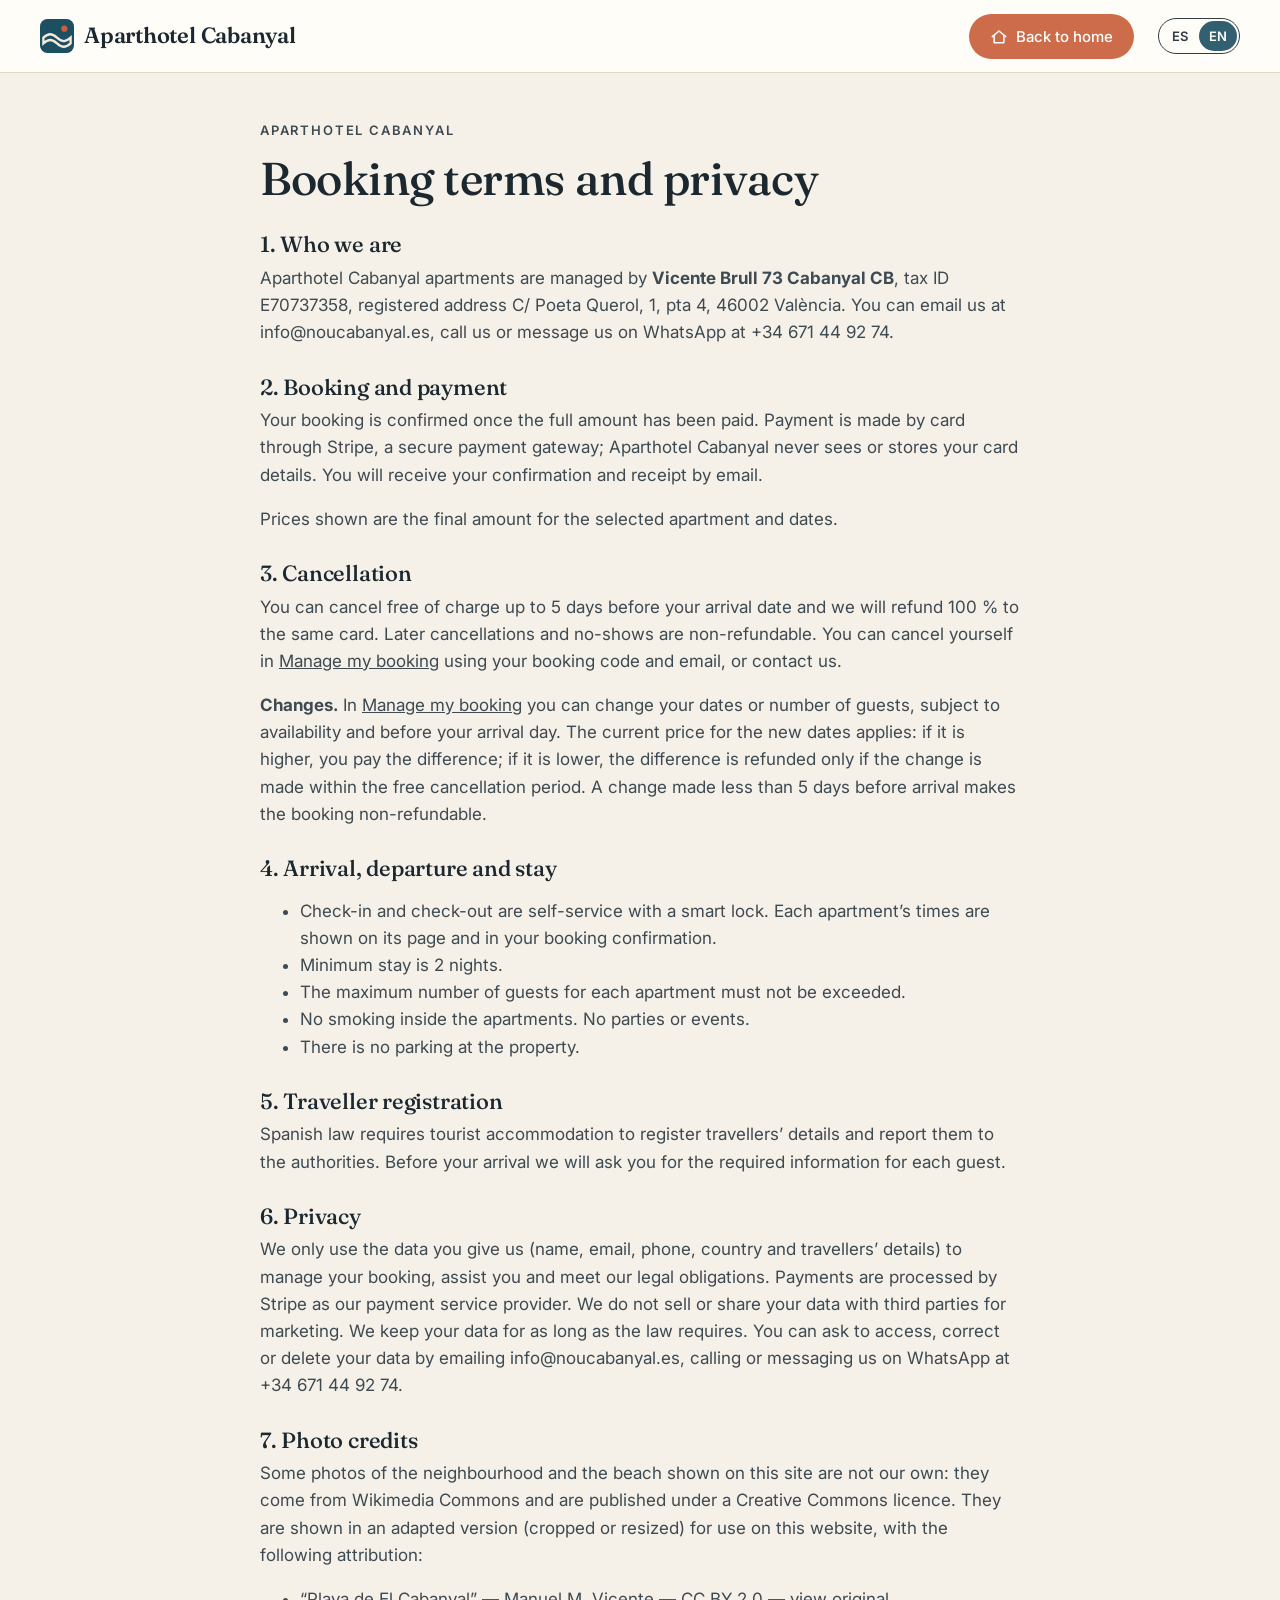
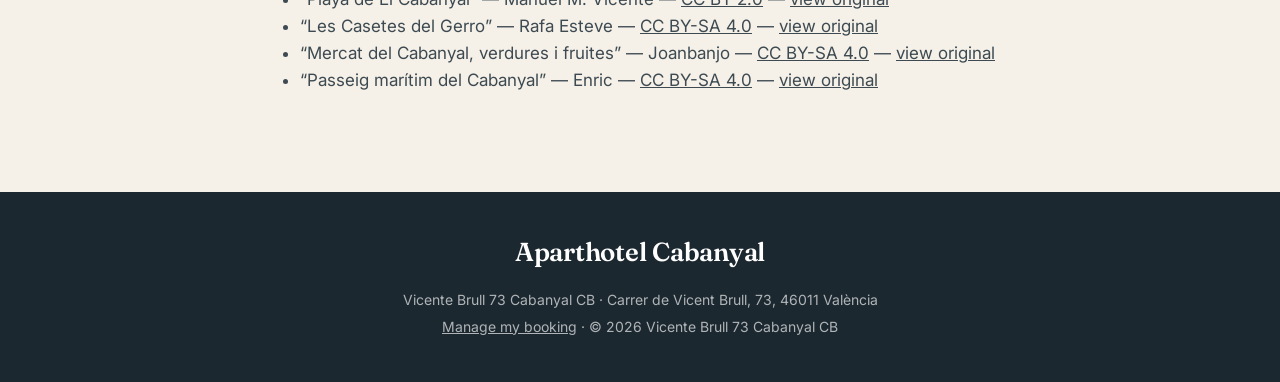
<file: Nou Cabanyal/condiciones.html>
<!DOCTYPE html>
<html lang="es">
<head>
  <meta charset="utf-8">
  <meta name="viewport" content="width=device-width, initial-scale=1">
  <title>Condiciones de reserva y privacidad · Aparthotel Cabanyal</title>
  <meta name="theme-color" content="#1d4f63">
  <link rel="icon" href="data:image/svg+xml,%3Csvg xmlns='http://www.w3.org/2000/svg' viewBox='0 0 32 32'%3E%3Crect width='32' height='32' rx='7' fill='%231d4f63'/%3E%3Cpath d='M3.2,17.6 C8,13.3 11.2,13.3 16,17.6 C20.8,21.9 24,21.9 28.8,17.6 L28.8,22.9 C24,27.2 20.8,27.2 16,22.9 C11.2,18.7 8,18.7 3.2,22.9 Z' fill='%23f6f1e8'/%3E%3Ccircle cx='22.9' cy='9.1' r='2.9' fill='%23c8603b'/%3E%3C/svg%3E">
  <link rel="preconnect" href="https://fonts.googleapis.com">
  <link rel="preconnect" href="https://fonts.gstatic.com" crossorigin>
  <link href="https://fonts.googleapis.com/css2?family=Fraunces:opsz,wght@9..144,400;9..144,500;9..144,600&family=Inter:wght@400;500;600&display=swap" rel="stylesheet">
  <link rel="stylesheet" href="assets/css/styles.css">
</head>
<body class="page-cond">
  <header class="site-header is-solid is-fixed-solid" id="top">
    <div class="wrap header-inner">
      <a class="brand" href="index.html" aria-label="Aparthotel Cabanyal">
        <svg class="brand-mark" viewBox="0 0 32 32" aria-hidden="true"><rect width="32" height="32" rx="7"/><path d="M3.2,17.6 C8,13.3 11.2,13.3 16,17.6 C20.8,21.9 24,21.9 28.8,17.6 L28.8,22.9 C24,27.2 20.8,27.2 16,22.9 C11.2,18.7 8,18.7 3.2,22.9 Z"/><circle cx="22.9" cy="9.1" r="2.9"/></svg>
        <span class="brand-name">Aparthotel Cabanyal</span>
      </a>
      <nav class="nav nav-single" id="nav" aria-label="Principal">
        <a class="btn btn-accent btn-sm nav-home" href="index.html">
          <svg viewBox="0 0 24 24" aria-hidden="true"><path d="M3 11.5L12 4l9 7.5"/><path d="M5.5 10v9.5h13V10"/></svg>
          <span data-i18n="nav.home">Volver al inicio</span>
        </a>
      </nav>
      <div class="header-actions">
        <div class="lang" role="group" aria-label="Idioma / Language">
          <button type="button" data-lang="es" aria-pressed="true">ES</button>
          <button type="button" data-lang="en" aria-pressed="false">EN</button>
        </div>
        <button class="menu-toggle" type="button" aria-controls="nav" aria-expanded="false" aria-label="Menú">
          <span></span><span></span><span></span>
        </button>
      </div>
    </div>
  </header>

  <main class="simple-page">
    <div class="wrap narrow legal">

      <!-- ===================== ESPAÑOL ===================== -->
      <article data-lang-block="es">
        <p class="eyebrow">Aparthotel Cabanyal</p>
        <h1>Condiciones de reserva y privacidad</h1>

        <h2>1. Quiénes somos</h2>
        <p>Los apartamentos Aparthotel Cabanyal los gestiona <strong data-emp="nombre">Vicente Brull 73 Cabanyal CB</strong>, con CIF <span data-emp="cif"></span> y domicilio en <span data-emp="domicilio"></span>. Puedes escribirnos a <span data-emp="email"></span>, llamarnos o escribirnos por WhatsApp al <span data-emp="telefono"></span>.</p>

        <h2>2. Reserva y pago</h2>
        <p>La reserva se confirma en el momento en que se completa el pago del importe total. El pago se hace con tarjeta a través de Stripe, una pasarela de pago segura; Aparthotel Cabanyal no ve ni guarda los datos de tu tarjeta. Recibirás la confirmación y el recibo por email.</p>
        <p>Los precios que se muestran son el importe final de la estancia para las fechas y el apartamento elegidos.</p>

        <h2>3. Cancelación</h2>
        <p>Puedes cancelar gratis hasta <span data-var="cancel"></span> días antes de la fecha de llegada: te devolvemos el 100 % del importe a la misma tarjeta. Si cancelas después, o no te presentas, la reserva no es reembolsable. Puedes cancelar tú mismo en <a href="gestionar.html">Gestionar mi reserva</a> con tu código de reserva y tu email, o escribirnos.</p>
        <p><strong>Cambios.</strong> Desde <a href="gestionar.html">Gestionar mi reserva</a> puedes cambiar las fechas o el número de huéspedes, siempre que haya disponibilidad y antes del día de llegada. Se aplica el precio vigente de las nuevas fechas: si es mayor, pagas la diferencia; si es menor, te devolvemos la diferencia solo si el cambio se hace dentro del plazo de cancelación gratuita. Un cambio hecho cuando faltan menos de <span data-var="cancel"></span> días para la llegada convierte la reserva en no reembolsable.</p>

        <h2>4. Llegada, salida y estancia</h2>
        <ul>
          <li>La entrada y la salida son autónomas, con cerradura inteligente. Los horarios de cada apartamento aparecen en su página y en la confirmación de la reserva.</li>
          <li>La estancia mínima es de 2 noches.</li>
          <li>No se puede superar el número máximo de huéspedes de cada apartamento.</li>
          <li>No se puede fumar dentro de los apartamentos ni se permiten fiestas o eventos.</li>
          <li>El alojamiento no dispone de aparcamiento.</li>
        </ul>

        <h2>5. Registro de viajeros</h2>
        <p>La normativa española obliga a los alojamientos turísticos a registrar y comunicar a las autoridades los datos de los viajeros. Antes de tu llegada te pediremos la información necesaria de cada huésped.</p>

        <h2>6. Privacidad</h2>
        <p>Usamos los datos que nos das (nombre, email, teléfono, país y los datos de los viajeros) solo para gestionar tu reserva, atenderte y cumplir nuestras obligaciones legales. El pago lo procesa Stripe, que actúa como proveedor de servicios de pago. No vendemos ni cedemos tus datos a terceros con fines comerciales. Conservamos los datos el tiempo que exige la ley. Puedes pedir el acceso, la rectificación o la supresión de tus datos escribiendo a <span data-emp="email"></span>, llamándonos o escribiéndonos por WhatsApp al <span data-emp="telefono"></span>.</p>

        <h2>7. Créditos fotográficos</h2>
        <p>Algunas fotografías del barrio y de la playa que aparecen en esta web no son propias: proceden de Wikimedia Commons y se publican bajo licencia Creative Commons. Se muestran en una versión adaptada (recortada o redimensionada) para su uso en la web, con la siguiente atribución:</p>
        <ul>
          <li>«Playa de El Cabanyal» — Manuel M. Vicente — <a href="https://creativecommons.org/licenses/by/2.0/" target="_blank" rel="noopener">CC BY 2.0</a> — <a href="https://commons.wikimedia.org/wiki/File:Playa_de_El_Cabanyal_(Valencia)_02.jpg" target="_blank" rel="noopener">ver original</a></li>
          <li>«Les Casetes del Gerro» — Rafa Esteve — <a href="https://creativecommons.org/licenses/by-sa/4.0/" target="_blank" rel="noopener">CC BY-SA 4.0</a> — <a href="https://commons.wikimedia.org/wiki/File:Valencia_-_Cabanyal_-_2025-09-03_-_Les_Casetes_del_Gerro.jpg" target="_blank" rel="noopener">ver original</a></li>
          <li>«Mercat del Cabanyal, verdures i fruites» — Joanbanjo — <a href="https://creativecommons.org/licenses/by-sa/4.0/" target="_blank" rel="noopener">CC BY-SA 4.0</a> — <a href="https://commons.wikimedia.org/wiki/File:Mercat_del_Cabanyal,_verdures_i_fruites.JPG" target="_blank" rel="noopener">ver original</a></li>
          <li>«Passeig marítim del Cabanyal» — Enric — <a href="https://creativecommons.org/licenses/by-sa/4.0/" target="_blank" rel="noopener">CC BY-SA 4.0</a> — <a href="https://commons.wikimedia.org/wiki/File:780_Passeig_mar%C3%ADtim_del_Cabanyal_(Val%C3%A8ncia).jpg" target="_blank" rel="noopener">ver original</a></li>
        </ul>
      </article>

      <!-- ===================== ENGLISH ===================== -->
      <article data-lang-block="en" hidden>
        <p class="eyebrow">Aparthotel Cabanyal</p>
        <h1>Booking terms and privacy</h1>

        <h2>1. Who we are</h2>
        <p>Aparthotel Cabanyal apartments are managed by <strong data-emp="nombre">Vicente Brull 73 Cabanyal CB</strong>, tax ID <span data-emp="cif"></span>, registered address <span data-emp="domicilio"></span>. You can email us at <span data-emp="email"></span>, call us or message us on WhatsApp at <span data-emp="telefono"></span>.</p>

        <h2>2. Booking and payment</h2>
        <p>Your booking is confirmed once the full amount has been paid. Payment is made by card through Stripe, a secure payment gateway; Aparthotel Cabanyal never sees or stores your card details. You will receive your confirmation and receipt by email.</p>
        <p>Prices shown are the final amount for the selected apartment and dates.</p>

        <h2>3. Cancellation</h2>
        <p>You can cancel free of charge up to <span data-var="cancel"></span> days before your arrival date and we will refund 100 % to the same card. Later cancellations and no-shows are non-refundable. You can cancel yourself in <a href="gestionar.html">Manage my booking</a> using your booking code and email, or contact us.</p>
        <p><strong>Changes.</strong> In <a href="gestionar.html">Manage my booking</a> you can change your dates or number of guests, subject to availability and before your arrival day. The current price for the new dates applies: if it is higher, you pay the difference; if it is lower, the difference is refunded only if the change is made within the free cancellation period. A change made less than <span data-var="cancel"></span> days before arrival makes the booking non-refundable.</p>

        <h2>4. Arrival, departure and stay</h2>
        <ul>
          <li>Check-in and check-out are self-service with a smart lock. Each apartment’s times are shown on its page and in your booking confirmation.</li>
          <li>Minimum stay is 2 nights.</li>
          <li>The maximum number of guests for each apartment must not be exceeded.</li>
          <li>No smoking inside the apartments. No parties or events.</li>
          <li>There is no parking at the property.</li>
        </ul>

        <h2>5. Traveller registration</h2>
        <p>Spanish law requires tourist accommodation to register travellers’ details and report them to the authorities. Before your arrival we will ask you for the required information for each guest.</p>

        <h2>6. Privacy</h2>
        <p>We only use the data you give us (name, email, phone, country and travellers’ details) to manage your booking, assist you and meet our legal obligations. Payments are processed by Stripe as our payment service provider. We do not sell or share your data with third parties for marketing. We keep your data for as long as the law requires. You can ask to access, correct or delete your data by emailing <span data-emp="email"></span>, calling or messaging us on WhatsApp at <span data-emp="telefono"></span>.</p>

        <h2>7. Photo credits</h2>
        <p>Some photos of the neighbourhood and the beach shown on this site are not our own: they come from Wikimedia Commons and are published under a Creative Commons licence. They are shown in an adapted version (cropped or resized) for use on this website, with the following attribution:</p>
        <ul>
          <li>“Playa de El Cabanyal” — Manuel M. Vicente — <a href="https://creativecommons.org/licenses/by/2.0/" target="_blank" rel="noopener">CC BY 2.0</a> — <a href="https://commons.wikimedia.org/wiki/File:Playa_de_El_Cabanyal_(Valencia)_02.jpg" target="_blank" rel="noopener">view original</a></li>
          <li>“Les Casetes del Gerro” — Rafa Esteve — <a href="https://creativecommons.org/licenses/by-sa/4.0/" target="_blank" rel="noopener">CC BY-SA 4.0</a> — <a href="https://commons.wikimedia.org/wiki/File:Valencia_-_Cabanyal_-_2025-09-03_-_Les_Casetes_del_Gerro.jpg" target="_blank" rel="noopener">view original</a></li>
          <li>“Mercat del Cabanyal, verdures i fruites” — Joanbanjo — <a href="https://creativecommons.org/licenses/by-sa/4.0/" target="_blank" rel="noopener">CC BY-SA 4.0</a> — <a href="https://commons.wikimedia.org/wiki/File:Mercat_del_Cabanyal,_verdures_i_fruites.JPG" target="_blank" rel="noopener">view original</a></li>
          <li>“Passeig marítim del Cabanyal” — Enric — <a href="https://creativecommons.org/licenses/by-sa/4.0/" target="_blank" rel="noopener">CC BY-SA 4.0</a> — <a href="https://commons.wikimedia.org/wiki/File:780_Passeig_mar%C3%ADtim_del_Cabanyal_(Val%C3%A8ncia).jpg" target="_blank" rel="noopener">view original</a></li>
        </ul>
      </article>
    </div>
  </main>

  <footer class="site-footer">
    <div class="wrap footer-inner">
      <div>
        <p class="brand-name">Aparthotel Cabanyal</p>
      </div>
      <div class="muted footer-legal">
        <p>Vicente Brull 73 Cabanyal CB · <span id="foot-address"></span></p>
        <p><a href="gestionar.html" data-i18n="foot.manage">Gestionar mi reserva</a> · © <span id="year"></span> Vicente Brull 73 Cabanyal CB</p>
      </div>
    </div>
  </footer>

  <div class="lightbox" id="lightbox" hidden>
    <div class="lb-top"><div><p class="lb-title" id="lb-title"></p><p class="lb-count" id="lb-count"></p></div>
      <div class="lb-actions"><a class="btn btn-accent btn-sm" id="lb-book"></a><button class="lb-close" type="button" id="lb-close" aria-label="Cerrar"></button></div></div>
    <div class="lb-stage"><button class="lb-nav lb-prev" type="button" id="lb-prev"></button><figure class="lb-figure"><img id="lb-img" alt=""><figcaption id="lb-cap"></figcaption></figure><button class="lb-nav lb-next" type="button" id="lb-next"></button></div>
    <div class="lb-thumbs" id="lb-thumbs"></div>
  </div>

  <script src="assets/js/data.js"></script>
  <script src="assets/js/precios.js"></script>
  <script src="assets/js/reservas.js"></script>
  <script src="assets/js/main.js"></script>
</body>
</html>
</file>
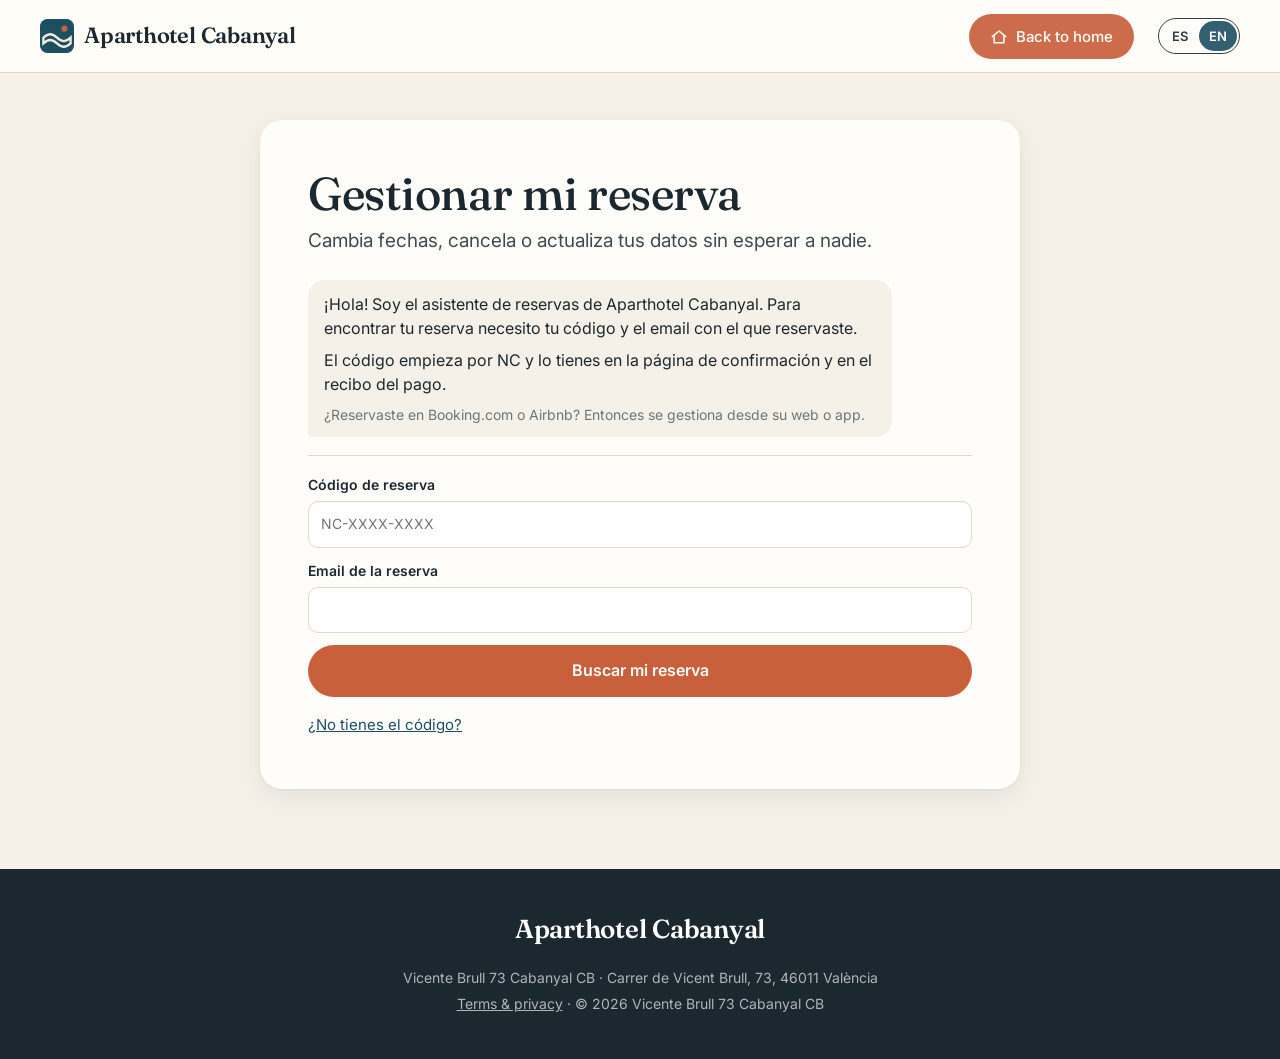
<file: Nou Cabanyal/gestionar.html>
<!DOCTYPE html>
<html lang="es">
<head>
  <meta charset="utf-8">
  <meta name="viewport" content="width=device-width, initial-scale=1">
  <title>Gestionar reserva · Aparthotel Cabanyal</title>
  <meta name="robots" content="noindex">
  <meta name="theme-color" content="#1d4f63">
  <link rel="icon" href="data:image/svg+xml,%3Csvg xmlns='http://www.w3.org/2000/svg' viewBox='0 0 32 32'%3E%3Crect width='32' height='32' rx='7' fill='%231d4f63'/%3E%3Cpath d='M3.2,17.6 C8,13.3 11.2,13.3 16,17.6 C20.8,21.9 24,21.9 28.8,17.6 L28.8,22.9 C24,27.2 20.8,27.2 16,22.9 C11.2,18.7 8,18.7 3.2,22.9 Z' fill='%23f6f1e8'/%3E%3Ccircle cx='22.9' cy='9.1' r='2.9' fill='%23c8603b'/%3E%3C/svg%3E">
  <link rel="preconnect" href="https://fonts.googleapis.com">
  <link rel="preconnect" href="https://fonts.gstatic.com" crossorigin>
  <link href="https://fonts.googleapis.com/css2?family=Fraunces:opsz,wght@9..144,400;9..144,500;9..144,600&family=Inter:wght@400;500;600&display=swap" rel="stylesheet">
  <link rel="stylesheet" href="assets/css/styles.css">
</head>
<body class="page-gest">
  <header class="site-header is-solid is-fixed-solid" id="top">
    <div class="wrap header-inner">
      <a class="brand" href="index.html" aria-label="Aparthotel Cabanyal">
        <svg class="brand-mark" viewBox="0 0 32 32" aria-hidden="true"><rect width="32" height="32" rx="7"/><path d="M3.2,17.6 C8,13.3 11.2,13.3 16,17.6 C20.8,21.9 24,21.9 28.8,17.6 L28.8,22.9 C24,27.2 20.8,27.2 16,22.9 C11.2,18.7 8,18.7 3.2,22.9 Z"/><circle cx="22.9" cy="9.1" r="2.9"/></svg>
        <span class="brand-name">Aparthotel Cabanyal</span>
      </a>
      <nav class="nav nav-single" id="nav" aria-label="Principal">
        <a class="btn btn-accent btn-sm nav-home" href="index.html">
          <svg viewBox="0 0 24 24" aria-hidden="true"><path d="M3 11.5L12 4l9 7.5"/><path d="M5.5 10v9.5h13V10"/></svg>
          <span data-i18n="nav.home">Volver al inicio</span>
        </a>
      </nav>
      <div class="header-actions">
        <div class="lang" role="group" aria-label="Idioma / Language">
          <button type="button" data-lang="es" aria-pressed="true">ES</button>
          <button type="button" data-lang="en" aria-pressed="false">EN</button>
        </div>
        <button class="menu-toggle" type="button" aria-controls="nav" aria-expanded="false" aria-label="Menú">
          <span></span><span></span><span></span>
        </button>
      </div>
    </div>
  </header>

  <main class="simple-page">
    <div class="wrap narrow">
      <section class="ok-box gest" id="gest">
        <h1 id="gest-h1">Gestionar mi reserva</h1>
        <p class="lead" id="gest-sub"></p>
        <div class="gest-chat" id="gest-chat" aria-live="polite"></div>
        <div class="gest-ctl" id="gest-ctl"></div>
      </section>
    </div>
  </main>

  <footer class="site-footer">
    <div class="wrap footer-inner">
      <div>
        <p class="brand-name">Aparthotel Cabanyal</p>
      </div>
      <div class="muted footer-legal">
        <p>Vicente Brull 73 Cabanyal CB · <span id="foot-address"></span></p>
        <p><a href="condiciones.html" data-i18n="foot.terms">Condiciones y privacidad</a> · © <span id="year"></span> Vicente Brull 73 Cabanyal CB</p>
      </div>
    </div>
  </footer>

  <!-- Galería (no se usa aquí, pero main.js la espera) -->
  <div class="lightbox" id="lightbox" hidden>
    <div class="lb-top"><div><p class="lb-title" id="lb-title"></p><p class="lb-count" id="lb-count"></p></div>
      <div class="lb-actions"><a class="btn btn-accent btn-sm" id="lb-book"></a><button class="lb-close" type="button" id="lb-close" aria-label="Cerrar"></button></div></div>
    <div class="lb-stage"><button class="lb-nav lb-prev" type="button" id="lb-prev"></button><figure class="lb-figure"><img id="lb-img" alt=""><figcaption id="lb-cap"></figcaption></figure><button class="lb-nav lb-next" type="button" id="lb-next"></button></div>
    <div class="lb-thumbs" id="lb-thumbs"></div>
  </div>

  <script src="assets/js/data.js"></script>
  <script src="assets/js/precios.js"></script>
  <script src="assets/js/reservas.js"></script>
  <script src="assets/js/main.js"></script>
  <script src="assets/js/gestionar.js"></script>
</body>
</html>
</file>
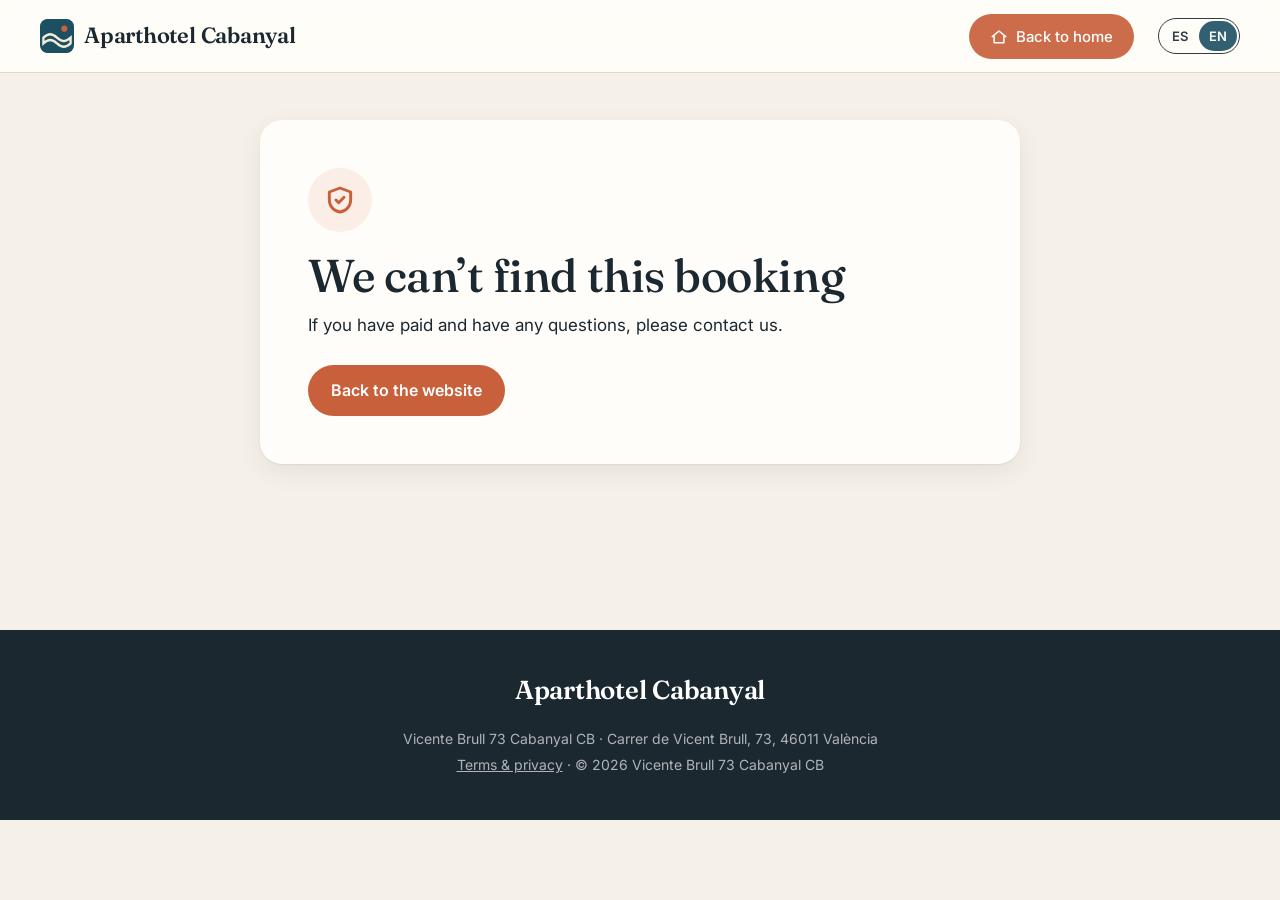
<file: Nou Cabanyal/reserva-confirmada.html>
<!DOCTYPE html>
<html lang="es">
<head>
  <meta charset="utf-8">
  <meta name="viewport" content="width=device-width, initial-scale=1">
  <title>Reserva confirmada · Aparthotel Cabanyal</title>
  <meta name="robots" content="noindex">
  <meta name="theme-color" content="#1d4f63">
  <link rel="icon" href="data:image/svg+xml,%3Csvg xmlns='http://www.w3.org/2000/svg' viewBox='0 0 32 32'%3E%3Crect width='32' height='32' rx='7' fill='%231d4f63'/%3E%3Cpath d='M3.2,17.6 C8,13.3 11.2,13.3 16,17.6 C20.8,21.9 24,21.9 28.8,17.6 L28.8,22.9 C24,27.2 20.8,27.2 16,22.9 C11.2,18.7 8,18.7 3.2,22.9 Z' fill='%23f6f1e8'/%3E%3Ccircle cx='22.9' cy='9.1' r='2.9' fill='%23c8603b'/%3E%3C/svg%3E">
  <link rel="preconnect" href="https://fonts.googleapis.com">
  <link rel="preconnect" href="https://fonts.gstatic.com" crossorigin>
  <link href="https://fonts.googleapis.com/css2?family=Fraunces:opsz,wght@9..144,400;9..144,500;9..144,600&family=Inter:wght@400;500;600&display=swap" rel="stylesheet">
  <link rel="stylesheet" href="assets/css/styles.css">
</head>
<body class="page-ok">
  <header class="site-header is-solid is-fixed-solid" id="top">
    <div class="wrap header-inner">
      <a class="brand" href="index.html" aria-label="Aparthotel Cabanyal">
        <svg class="brand-mark" viewBox="0 0 32 32" aria-hidden="true"><rect width="32" height="32" rx="7"/><path d="M3.2,17.6 C8,13.3 11.2,13.3 16,17.6 C20.8,21.9 24,21.9 28.8,17.6 L28.8,22.9 C24,27.2 20.8,27.2 16,22.9 C11.2,18.7 8,18.7 3.2,22.9 Z"/><circle cx="22.9" cy="9.1" r="2.9"/></svg>
        <span class="brand-name">Aparthotel Cabanyal</span>
      </a>
      <nav class="nav nav-single" id="nav" aria-label="Principal">
        <a class="btn btn-accent btn-sm nav-home" href="index.html">
          <svg viewBox="0 0 24 24" aria-hidden="true"><path d="M3 11.5L12 4l9 7.5"/><path d="M5.5 10v9.5h13V10"/></svg>
          <span data-i18n="nav.home">Volver al inicio</span>
        </a>
      </nav>
      <div class="header-actions">
        <div class="lang" role="group" aria-label="Idioma / Language">
          <button type="button" data-lang="es" aria-pressed="true">ES</button>
          <button type="button" data-lang="en" aria-pressed="false">EN</button>
        </div>
        <button class="menu-toggle" type="button" aria-controls="nav" aria-expanded="false" aria-label="Menú">
          <span></span><span></span><span></span>
        </button>
      </div>
    </div>
  </header>

  <main class="simple-page">
    <div class="wrap narrow">
      <div class="ok-box" id="ok-box" aria-live="polite"></div>
    </div>
  </main>

  <footer class="site-footer">
    <div class="wrap footer-inner">
      <div>
        <p class="brand-name">Aparthotel Cabanyal</p>
      </div>
      <div class="muted footer-legal">
        <p>Vicente Brull 73 Cabanyal CB · <span id="foot-address"></span></p>
        <p><a href="condiciones.html" data-i18n="foot.terms">Condiciones y privacidad</a> · © <span id="year"></span> Vicente Brull 73 Cabanyal CB</p>
      </div>
    </div>
  </footer>

  <!-- Galería (no se usa aquí, pero main.js la espera) -->
  <div class="lightbox" id="lightbox" hidden>
    <div class="lb-top"><div><p class="lb-title" id="lb-title"></p><p class="lb-count" id="lb-count"></p></div>
      <div class="lb-actions"><a class="btn btn-accent btn-sm" id="lb-book"></a><button class="lb-close" type="button" id="lb-close" aria-label="Cerrar"></button></div></div>
    <div class="lb-stage"><button class="lb-nav lb-prev" type="button" id="lb-prev"></button><figure class="lb-figure"><img id="lb-img" alt=""><figcaption id="lb-cap"></figcaption></figure><button class="lb-nav lb-next" type="button" id="lb-next"></button></div>
    <div class="lb-thumbs" id="lb-thumbs"></div>
  </div>

  <script src="assets/js/data.js"></script>
  <script src="assets/js/precios.js"></script>
  <script src="assets/js/reservas.js"></script>
  <script src="assets/js/main.js"></script>
</body>
</html>
</file>
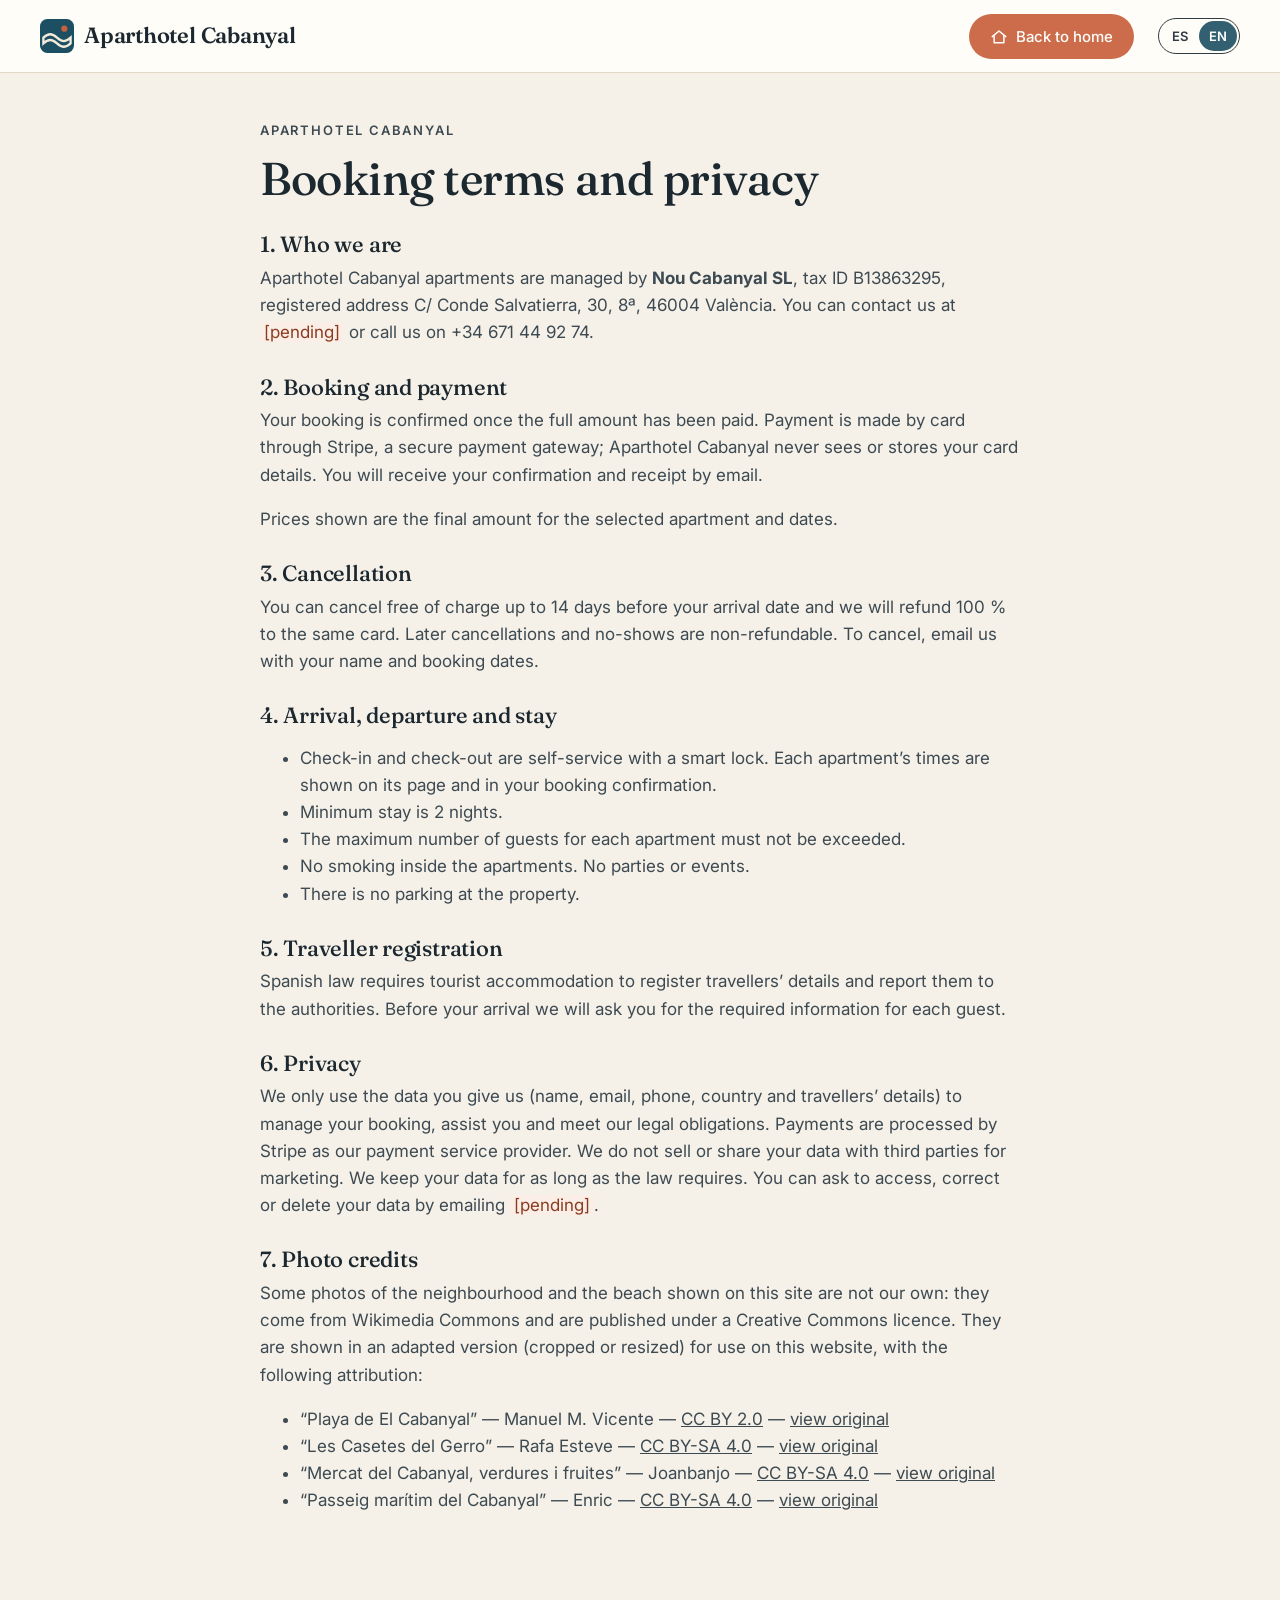
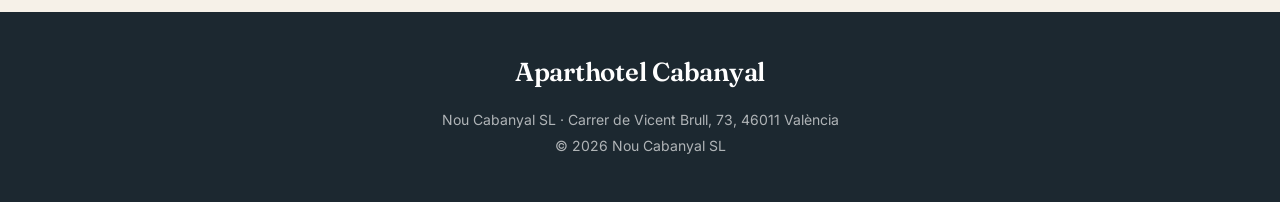
<file: Nou Cabanyal/Nou Cabanyal/condiciones.html>
<!DOCTYPE html>
<html lang="es">
<head>
  <meta charset="utf-8">
  <meta name="viewport" content="width=device-width, initial-scale=1">
  <title>Condiciones de reserva y privacidad · Aparthotel Cabanyal</title>
  <meta name="theme-color" content="#1d4f63">
  <link rel="icon" href="data:image/svg+xml,%3Csvg xmlns='http://www.w3.org/2000/svg' viewBox='0 0 32 32'%3E%3Crect width='32' height='32' rx='7' fill='%231d4f63'/%3E%3Cpath d='M3.2,17.6 C8,13.3 11.2,13.3 16,17.6 C20.8,21.9 24,21.9 28.8,17.6 L28.8,22.9 C24,27.2 20.8,27.2 16,22.9 C11.2,18.7 8,18.7 3.2,22.9 Z' fill='%23f6f1e8'/%3E%3Ccircle cx='22.9' cy='9.1' r='2.9' fill='%23c8603b'/%3E%3C/svg%3E">
  <link rel="preconnect" href="https://fonts.googleapis.com">
  <link rel="preconnect" href="https://fonts.gstatic.com" crossorigin>
  <link href="https://fonts.googleapis.com/css2?family=Fraunces:opsz,wght@9..144,400;9..144,500;9..144,600&family=Inter:wght@400;500;600&display=swap" rel="stylesheet">
  <link rel="stylesheet" href="assets/css/styles.css">
</head>
<body class="page-cond">
  <header class="site-header is-solid is-fixed-solid" id="top">
    <div class="wrap header-inner">
      <a class="brand" href="index.html" aria-label="Aparthotel Cabanyal">
        <svg class="brand-mark" viewBox="0 0 32 32" aria-hidden="true"><rect width="32" height="32" rx="7"/><path d="M3.2,17.6 C8,13.3 11.2,13.3 16,17.6 C20.8,21.9 24,21.9 28.8,17.6 L28.8,22.9 C24,27.2 20.8,27.2 16,22.9 C11.2,18.7 8,18.7 3.2,22.9 Z"/><circle cx="22.9" cy="9.1" r="2.9"/></svg>
        <span class="brand-name">Aparthotel Cabanyal</span>
      </a>
      <nav class="nav nav-single" id="nav" aria-label="Principal">
        <a class="btn btn-accent btn-sm nav-home" href="index.html">
          <svg viewBox="0 0 24 24" aria-hidden="true"><path d="M3 11.5L12 4l9 7.5"/><path d="M5.5 10v9.5h13V10"/></svg>
          <span data-i18n="nav.home">Volver al inicio</span>
        </a>
      </nav>
      <div class="header-actions">
        <div class="lang" role="group" aria-label="Idioma / Language">
          <button type="button" data-lang="es" aria-pressed="true">ES</button>
          <button type="button" data-lang="en" aria-pressed="false">EN</button>
        </div>
        <button class="menu-toggle" type="button" aria-controls="nav" aria-expanded="false" aria-label="Menú">
          <span></span><span></span><span></span>
        </button>
      </div>
    </div>
  </header>

  <main class="simple-page">
    <div class="wrap narrow legal">

      <!-- ===================== ESPAÑOL ===================== -->
      <article data-lang-block="es">
        <p class="eyebrow">Aparthotel Cabanyal</p>
        <h1>Condiciones de reserva y privacidad</h1>

        <h2>1. Quiénes somos</h2>
        <p>Los apartamentos Aparthotel Cabanyal los gestiona <strong data-emp="nombre">Nou Cabanyal SL</strong>, con CIF <span data-emp="cif"></span> y domicilio en <span data-emp="domicilio"></span>. Puedes escribirnos a <span data-emp="email"></span> o llamarnos al <span data-emp="telefono"></span>.</p>

        <h2>2. Reserva y pago</h2>
        <p>La reserva se confirma en el momento en que se completa el pago del importe total. El pago se hace con tarjeta a través de Stripe, una pasarela de pago segura; Aparthotel Cabanyal no ve ni guarda los datos de tu tarjeta. Recibirás la confirmación y el recibo por email.</p>
        <p>Los precios que se muestran son el importe final de la estancia para las fechas y el apartamento elegidos.</p>

        <h2>3. Cancelación</h2>
        <p>Puedes cancelar gratis hasta <span data-var="cancel"></span> días antes de la fecha de llegada: te devolvemos el 100 % del importe a la misma tarjeta. Si cancelas después, o no te presentas, la reserva no es reembolsable. Para cancelar, escríbenos indicando tu nombre y las fechas de la reserva.</p>

        <h2>4. Llegada, salida y estancia</h2>
        <ul>
          <li>La entrada y la salida son autónomas, con cerradura inteligente. Los horarios de cada apartamento aparecen en su página y en la confirmación de la reserva.</li>
          <li>La estancia mínima es de 2 noches.</li>
          <li>No se puede superar el número máximo de huéspedes de cada apartamento.</li>
          <li>No se puede fumar dentro de los apartamentos ni se permiten fiestas o eventos.</li>
          <li>El alojamiento no dispone de aparcamiento.</li>
        </ul>

        <h2>5. Registro de viajeros</h2>
        <p>La normativa española obliga a los alojamientos turísticos a registrar y comunicar a las autoridades los datos de los viajeros. Antes de tu llegada te pediremos la información necesaria de cada huésped.</p>

        <h2>6. Privacidad</h2>
        <p>Usamos los datos que nos das (nombre, email, teléfono, país y los datos de los viajeros) solo para gestionar tu reserva, atenderte y cumplir nuestras obligaciones legales. El pago lo procesa Stripe, que actúa como proveedor de servicios de pago. No vendemos ni cedemos tus datos a terceros con fines comerciales. Conservamos los datos el tiempo que exige la ley. Puedes pedir el acceso, la rectificación o la supresión de tus datos escribiendo a <span data-emp="email"></span>.</p>

        <h2>7. Créditos fotográficos</h2>
        <p>Algunas fotografías del barrio y de la playa que aparecen en esta web no son propias: proceden de Wikimedia Commons y se publican bajo licencia Creative Commons. Se muestran en una versión adaptada (recortada o redimensionada) para su uso en la web, con la siguiente atribución:</p>
        <ul>
          <li>«Playa de El Cabanyal» — Manuel M. Vicente — <a href="https://creativecommons.org/licenses/by/2.0/" target="_blank" rel="noopener">CC BY 2.0</a> — <a href="https://commons.wikimedia.org/wiki/File:Playa_de_El_Cabanyal_(Valencia)_02.jpg" target="_blank" rel="noopener">ver original</a></li>
          <li>«Les Casetes del Gerro» — Rafa Esteve — <a href="https://creativecommons.org/licenses/by-sa/4.0/" target="_blank" rel="noopener">CC BY-SA 4.0</a> — <a href="https://commons.wikimedia.org/wiki/File:Valencia_-_Cabanyal_-_2025-09-03_-_Les_Casetes_del_Gerro.jpg" target="_blank" rel="noopener">ver original</a></li>
          <li>«Mercat del Cabanyal, verdures i fruites» — Joanbanjo — <a href="https://creativecommons.org/licenses/by-sa/4.0/" target="_blank" rel="noopener">CC BY-SA 4.0</a> — <a href="https://commons.wikimedia.org/wiki/File:Mercat_del_Cabanyal,_verdures_i_fruites.JPG" target="_blank" rel="noopener">ver original</a></li>
          <li>«Passeig marítim del Cabanyal» — Enric — <a href="https://creativecommons.org/licenses/by-sa/4.0/" target="_blank" rel="noopener">CC BY-SA 4.0</a> — <a href="https://commons.wikimedia.org/wiki/File:780_Passeig_mar%C3%ADtim_del_Cabanyal_(Val%C3%A8ncia).jpg" target="_blank" rel="noopener">ver original</a></li>
        </ul>
      </article>

      <!-- ===================== ENGLISH ===================== -->
      <article data-lang-block="en" hidden>
        <p class="eyebrow">Aparthotel Cabanyal</p>
        <h1>Booking terms and privacy</h1>

        <h2>1. Who we are</h2>
        <p>Aparthotel Cabanyal apartments are managed by <strong data-emp="nombre">Nou Cabanyal SL</strong>, tax ID <span data-emp="cif"></span>, registered address <span data-emp="domicilio"></span>. You can contact us at <span data-emp="email"></span> or call us on <span data-emp="telefono"></span>.</p>

        <h2>2. Booking and payment</h2>
        <p>Your booking is confirmed once the full amount has been paid. Payment is made by card through Stripe, a secure payment gateway; Aparthotel Cabanyal never sees or stores your card details. You will receive your confirmation and receipt by email.</p>
        <p>Prices shown are the final amount for the selected apartment and dates.</p>

        <h2>3. Cancellation</h2>
        <p>You can cancel free of charge up to <span data-var="cancel"></span> days before your arrival date and we will refund 100 % to the same card. Later cancellations and no-shows are non-refundable. To cancel, email us with your name and booking dates.</p>

        <h2>4. Arrival, departure and stay</h2>
        <ul>
          <li>Check-in and check-out are self-service with a smart lock. Each apartment’s times are shown on its page and in your booking confirmation.</li>
          <li>Minimum stay is 2 nights.</li>
          <li>The maximum number of guests for each apartment must not be exceeded.</li>
          <li>No smoking inside the apartments. No parties or events.</li>
          <li>There is no parking at the property.</li>
        </ul>

        <h2>5. Traveller registration</h2>
        <p>Spanish law requires tourist accommodation to register travellers’ details and report them to the authorities. Before your arrival we will ask you for the required information for each guest.</p>

        <h2>6. Privacy</h2>
        <p>We only use the data you give us (name, email, phone, country and travellers’ details) to manage your booking, assist you and meet our legal obligations. Payments are processed by Stripe as our payment service provider. We do not sell or share your data with third parties for marketing. We keep your data for as long as the law requires. You can ask to access, correct or delete your data by emailing <span data-emp="email"></span>.</p>

        <h2>7. Photo credits</h2>
        <p>Some photos of the neighbourhood and the beach shown on this site are not our own: they come from Wikimedia Commons and are published under a Creative Commons licence. They are shown in an adapted version (cropped or resized) for use on this website, with the following attribution:</p>
        <ul>
          <li>“Playa de El Cabanyal” — Manuel M. Vicente — <a href="https://creativecommons.org/licenses/by/2.0/" target="_blank" rel="noopener">CC BY 2.0</a> — <a href="https://commons.wikimedia.org/wiki/File:Playa_de_El_Cabanyal_(Valencia)_02.jpg" target="_blank" rel="noopener">view original</a></li>
          <li>“Les Casetes del Gerro” — Rafa Esteve — <a href="https://creativecommons.org/licenses/by-sa/4.0/" target="_blank" rel="noopener">CC BY-SA 4.0</a> — <a href="https://commons.wikimedia.org/wiki/File:Valencia_-_Cabanyal_-_2025-09-03_-_Les_Casetes_del_Gerro.jpg" target="_blank" rel="noopener">view original</a></li>
          <li>“Mercat del Cabanyal, verdures i fruites” — Joanbanjo — <a href="https://creativecommons.org/licenses/by-sa/4.0/" target="_blank" rel="noopener">CC BY-SA 4.0</a> — <a href="https://commons.wikimedia.org/wiki/File:Mercat_del_Cabanyal,_verdures_i_fruites.JPG" target="_blank" rel="noopener">view original</a></li>
          <li>“Passeig marítim del Cabanyal” — Enric — <a href="https://creativecommons.org/licenses/by-sa/4.0/" target="_blank" rel="noopener">CC BY-SA 4.0</a> — <a href="https://commons.wikimedia.org/wiki/File:780_Passeig_mar%C3%ADtim_del_Cabanyal_(Val%C3%A8ncia).jpg" target="_blank" rel="noopener">view original</a></li>
        </ul>
      </article>
    </div>
  </main>

  <footer class="site-footer">
    <div class="wrap footer-inner">
      <div>
        <p class="brand-name">Aparthotel Cabanyal</p>
      </div>
      <div class="muted footer-legal">
        <p>Nou Cabanyal SL · <span id="foot-address"></span></p>
        <p>© <span id="year"></span> Nou Cabanyal SL</p>
      </div>
    </div>
  </footer>

  <div class="lightbox" id="lightbox" hidden>
    <div class="lb-top"><div><p class="lb-title" id="lb-title"></p><p class="lb-count" id="lb-count"></p></div>
      <div class="lb-actions"><a class="btn btn-accent btn-sm" id="lb-book"></a><button class="lb-close" type="button" id="lb-close" aria-label="Cerrar"></button></div></div>
    <div class="lb-stage"><button class="lb-nav lb-prev" type="button" id="lb-prev"></button><figure class="lb-figure"><img id="lb-img" alt=""><figcaption id="lb-cap"></figcaption></figure><button class="lb-nav lb-next" type="button" id="lb-next"></button></div>
    <div class="lb-thumbs" id="lb-thumbs"></div>
  </div>

  <script src="assets/js/data.js"></script>
  <script src="assets/js/precios.js"></script>
  <script src="assets/js/reservas.js"></script>
  <script src="assets/js/main.js"></script>
</body>
</html>
</file>
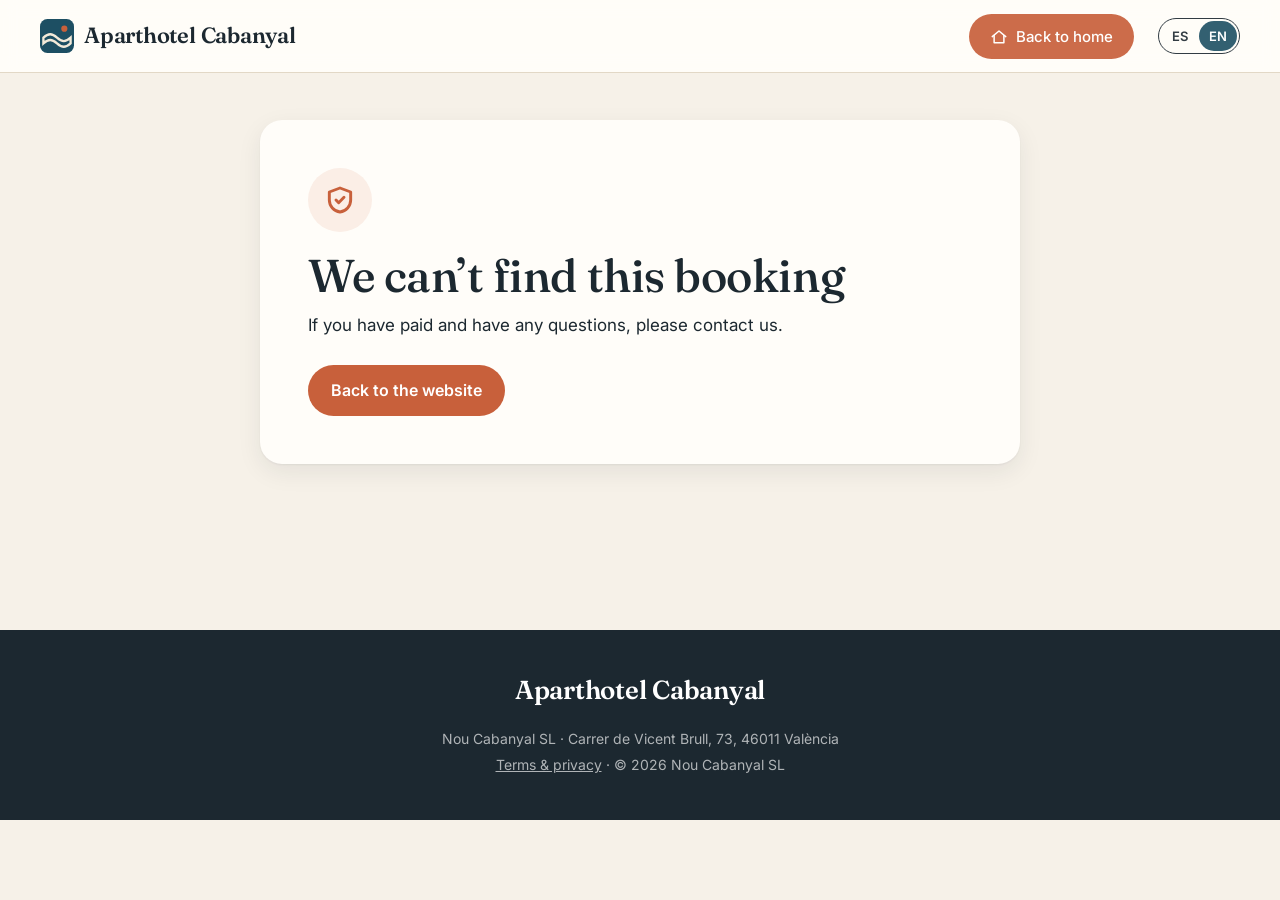
<file: Nou Cabanyal/Nou Cabanyal/reserva-confirmada.html>
<!DOCTYPE html>
<html lang="es">
<head>
  <meta charset="utf-8">
  <meta name="viewport" content="width=device-width, initial-scale=1">
  <title>Reserva confirmada · Aparthotel Cabanyal</title>
  <meta name="robots" content="noindex">
  <meta name="theme-color" content="#1d4f63">
  <link rel="icon" href="data:image/svg+xml,%3Csvg xmlns='http://www.w3.org/2000/svg' viewBox='0 0 32 32'%3E%3Crect width='32' height='32' rx='7' fill='%231d4f63'/%3E%3Cpath d='M3.2,17.6 C8,13.3 11.2,13.3 16,17.6 C20.8,21.9 24,21.9 28.8,17.6 L28.8,22.9 C24,27.2 20.8,27.2 16,22.9 C11.2,18.7 8,18.7 3.2,22.9 Z' fill='%23f6f1e8'/%3E%3Ccircle cx='22.9' cy='9.1' r='2.9' fill='%23c8603b'/%3E%3C/svg%3E">
  <link rel="preconnect" href="https://fonts.googleapis.com">
  <link rel="preconnect" href="https://fonts.gstatic.com" crossorigin>
  <link href="https://fonts.googleapis.com/css2?family=Fraunces:opsz,wght@9..144,400;9..144,500;9..144,600&family=Inter:wght@400;500;600&display=swap" rel="stylesheet">
  <link rel="stylesheet" href="assets/css/styles.css">
</head>
<body class="page-ok">
  <header class="site-header is-solid is-fixed-solid" id="top">
    <div class="wrap header-inner">
      <a class="brand" href="index.html" aria-label="Aparthotel Cabanyal">
        <svg class="brand-mark" viewBox="0 0 32 32" aria-hidden="true"><rect width="32" height="32" rx="7"/><path d="M3.2,17.6 C8,13.3 11.2,13.3 16,17.6 C20.8,21.9 24,21.9 28.8,17.6 L28.8,22.9 C24,27.2 20.8,27.2 16,22.9 C11.2,18.7 8,18.7 3.2,22.9 Z"/><circle cx="22.9" cy="9.1" r="2.9"/></svg>
        <span class="brand-name">Aparthotel Cabanyal</span>
      </a>
      <nav class="nav nav-single" id="nav" aria-label="Principal">
        <a class="btn btn-accent btn-sm nav-home" href="index.html">
          <svg viewBox="0 0 24 24" aria-hidden="true"><path d="M3 11.5L12 4l9 7.5"/><path d="M5.5 10v9.5h13V10"/></svg>
          <span data-i18n="nav.home">Volver al inicio</span>
        </a>
      </nav>
      <div class="header-actions">
        <div class="lang" role="group" aria-label="Idioma / Language">
          <button type="button" data-lang="es" aria-pressed="true">ES</button>
          <button type="button" data-lang="en" aria-pressed="false">EN</button>
        </div>
        <button class="menu-toggle" type="button" aria-controls="nav" aria-expanded="false" aria-label="Menú">
          <span></span><span></span><span></span>
        </button>
      </div>
    </div>
  </header>

  <main class="simple-page">
    <div class="wrap narrow">
      <div class="ok-box" id="ok-box" aria-live="polite"></div>
    </div>
  </main>

  <footer class="site-footer">
    <div class="wrap footer-inner">
      <div>
        <p class="brand-name">Aparthotel Cabanyal</p>
      </div>
      <div class="muted footer-legal">
        <p>Nou Cabanyal SL · <span id="foot-address"></span></p>
        <p><a href="condiciones.html" data-i18n="foot.terms">Condiciones y privacidad</a> · © <span id="year"></span> Nou Cabanyal SL</p>
      </div>
    </div>
  </footer>

  <!-- Galería (no se usa aquí, pero main.js la espera) -->
  <div class="lightbox" id="lightbox" hidden>
    <div class="lb-top"><div><p class="lb-title" id="lb-title"></p><p class="lb-count" id="lb-count"></p></div>
      <div class="lb-actions"><a class="btn btn-accent btn-sm" id="lb-book"></a><button class="lb-close" type="button" id="lb-close" aria-label="Cerrar"></button></div></div>
    <div class="lb-stage"><button class="lb-nav lb-prev" type="button" id="lb-prev"></button><figure class="lb-figure"><img id="lb-img" alt=""><figcaption id="lb-cap"></figcaption></figure><button class="lb-nav lb-next" type="button" id="lb-next"></button></div>
    <div class="lb-thumbs" id="lb-thumbs"></div>
  </div>

  <script src="assets/js/data.js"></script>
  <script src="assets/js/precios.js"></script>
  <script src="assets/js/reservas.js"></script>
  <script src="assets/js/main.js"></script>
</body>
</html>
</file>
<file: Nou Cabanyal/assets/css/styles.css>
/* =========================================================
   Aparthotel Cabanyal — estilos
   Paleta inspirada en el barrio: arena, azul mar, verde azulejo y terracota
   ========================================================= */
:root {
  --sand: #f6f1e8;
  --sand-2: #efe6d6;
  --paper: #fffdf9;
  --ink: #1c2830;
  --ink-2: #3d4a52;
  --muted: #6a767d;
  --line: #e2d8c6;
  --sea: #1d4f63;
  --sea-2: #163e4e;
  --sea-soft: #dbe8ec;
  --tile: #2e7263;
  --terra: #c8603b;
  --terra-2: #ad4f2e;
  --radius: 14px;
  --radius-lg: 22px;
  --shadow: 0 1px 2px rgba(28, 40, 48, .06), 0 8px 24px rgba(28, 40, 48, .08);
  --shadow-lg: 0 20px 50px rgba(28, 40, 48, .18);
  --serif: "Fraunces", Georgia, "Times New Roman", serif;
  --sans: "Inter", system-ui, -apple-system, "Segoe UI", Roboto, sans-serif;
  --wrap: 1200px;
  --header-h: 72px;
  color-scheme: light;
}

*, *::before, *::after { box-sizing: border-box; }
html { scroll-behavior: smooth; scroll-padding-top: calc(var(--header-h) + 8px); -webkit-text-size-adjust: 100%; }
body {
  margin: 0;
  background: var(--sand);
  color: var(--ink);
  font-family: var(--sans);
  font-size: 17px;
  line-height: 1.6;
  -webkit-font-smoothing: antialiased;
}
img { display: block; max-width: 100%; height: auto; }
a { color: inherit; }
button { font: inherit; color: inherit; }
h1, h2, h3 { font-family: var(--serif); font-weight: 500; line-height: 1.12; letter-spacing: -0.01em; margin: 0; text-wrap: balance; }
h2 { font-size: clamp(30px, 4vw, 46px); }
h3 { font-size: 24px; }
p { margin: 0 0 1em; }
.wrap { width: min(var(--wrap), 100% - 32px); margin-inline: auto; }
@media (min-width: 700px) { .wrap { width: min(var(--wrap), 100% - 64px); } }

.skip { position: absolute; left: -9999px; top: 8px; z-index: 100; background: var(--ink); color: #fff; padding: 8px 14px; border-radius: 8px; }
.skip:focus { left: 8px; }
:focus-visible { outline: 3px solid var(--terra); outline-offset: 3px; border-radius: 6px; }

.eyebrow {
  font-size: 13px; font-weight: 600; letter-spacing: .14em; text-transform: uppercase;
  color: var(--tile); margin: 0 0 12px;
}
.lead { font-size: 19px; color: var(--ink-2); max-width: 62ch; }
.muted { color: var(--muted); }
.note { color: var(--muted); font-size: 15px; margin-top: 28px; max-width: 70ch; }

/* ---------- Botones ---------- */
.btn {
  display: inline-flex; align-items: center; justify-content: center; gap: 8px;
  min-height: 48px; padding: 12px 22px; border-radius: 999px;
  font-weight: 600; font-size: 16px; text-decoration: none; border: 1.5px solid transparent;
  cursor: pointer; transition: background .2s, color .2s, border-color .2s, transform .2s;
  white-space: nowrap;
}
.btn:active { transform: translateY(1px); }
.btn-sm { min-height: 40px; padding: 8px 16px; font-size: 15px; }
.btn-accent { background: var(--terra); color: #fff; }
.btn-accent:hover { background: var(--terra-2); }
.btn-sea { background: var(--sea); color: #fff; }
.btn-sea:hover { background: var(--sea-2); }
.btn-outline { border-color: var(--line); background: var(--paper); color: var(--ink); }
.btn-outline:hover { border-color: var(--sea); color: var(--sea); }
.btn-ghost { border-color: rgba(255,255,255,.7); color: #fff; background: rgba(255,255,255,.08); backdrop-filter: blur(4px); }
.btn-ghost:hover { background: rgba(255,255,255,.2); }
.btn svg { width: 18px; height: 18px; flex: none; stroke: currentColor; fill: none; stroke-width: 2; stroke-linecap: round; stroke-linejoin: round; }

/* ---------- Cabecera ---------- */
.site-header {
  position: fixed; inset: 0 0 auto 0; z-index: 50; height: var(--header-h);
  color: #fff; transition: background .3s, color .3s, box-shadow .3s;
}
.site-header.is-solid, .site-header.is-open { background: rgba(255, 253, 249, .96); color: var(--ink); box-shadow: 0 1px 0 var(--line); backdrop-filter: blur(8px); }
.header-inner { height: 100%; display: flex; align-items: center; gap: 24px; }
.brand { display: flex; align-items: center; gap: 10px; text-decoration: none; }
.brand-mark { width: 34px; height: 34px; flex: none; }
.brand-mark rect { fill: var(--sea); }
.brand-mark path { fill: none; stroke: #f3ead9; stroke-width: 2.2; }
.brand-mark circle { fill: var(--terra); }
.brand-name { font-family: var(--serif); font-size: 22px; font-weight: 600; letter-spacing: -0.01em; margin: 0; }
.nav { display: flex; gap: 26px; margin-left: auto; }
.nav a { text-decoration: none; font-size: 15px; font-weight: 500; opacity: .92; padding: 6px 0; border-bottom: 2px solid transparent; }
.nav a:hover { opacity: 1; border-bottom-color: currentColor; }
.header-actions { display: flex; align-items: center; gap: 12px; }
.lang { display: flex; border: 1.5px solid currentColor; border-radius: 999px; padding: 2px; opacity: .9; }
.lang button { border: 0; background: none; cursor: pointer; font-size: 13px; font-weight: 600; padding: 5px 10px; border-radius: 999px; min-width: 38px; min-height: 30px; }
.lang button[aria-pressed="true"] { color: var(--sea); background: #fff; }
.site-header.is-solid .lang button[aria-pressed="true"], .site-header.is-open .lang button[aria-pressed="true"] { background: var(--sea); color: #fff; }
.menu-toggle { display: none; width: 44px; height: 44px; border: 0; background: none; cursor: pointer; padding: 10px; flex-direction: column; justify-content: space-between; }
.menu-toggle span { display: block; height: 2px; background: currentColor; border-radius: 2px; transition: transform .25s, opacity .25s; }
.site-header.is-open .menu-toggle span:nth-child(1) { transform: translateY(10px) rotate(45deg); }
.site-header.is-open .menu-toggle span:nth-child(2) { opacity: 0; }
.site-header.is-open .menu-toggle span:nth-child(3) { transform: translateY(-10px) rotate(-45deg); }

@media (max-width: 980px) {
  .menu-toggle { display: flex; }
  .header-cta { display: none; }
  .header-actions { margin-left: auto; }
  .nav {
    position: fixed; top: var(--header-h); left: 0; right: 0; margin: 0;
    flex-direction: column; gap: 0; background: var(--paper); color: var(--ink);
    padding: 8px 16px 20px; box-shadow: 0 12px 24px rgba(0,0,0,.08);
    transform: translateY(-8px); opacity: 0; pointer-events: none; transition: opacity .2s, transform .2s;
  }
  .nav a { padding: 14px 4px; border-bottom: 1px solid var(--line); font-size: 17px; }
  .site-header.is-open .nav { opacity: 1; transform: none; pointer-events: auto; }
  .nav-single { padding-top: 14px; padding-bottom: 14px; align-items: stretch; }
  .nav a.nav-home { justify-content: center; }
}

/* Nav de una sola opción (páginas secundarias: condiciones, etc.) */
.nav-single { align-items: center; }
.nav a.nav-home { border-bottom: none; padding: 10px 20px; }

/* ---------- Portada ---------- */
.hero { position: relative; min-height: min(92vh, 900px); display: flex; align-items: flex-end; color: #fff; overflow: hidden; }
.hero-img {
  position: absolute; inset: 0; width: 100%; height: 100%; object-fit: cover; object-position: 50% 40%;
  opacity: 0; transition: opacity 1.6s ease;
}
.hero-img.is-active { opacity: 1; }
@media (prefers-reduced-motion: reduce) { .hero-img { transition: none; } }
.hero-shade { position: absolute; inset: 0; background: linear-gradient(180deg, rgba(10,30,40,.45) 0%, rgba(10,30,40,.05) 30%, rgba(10,30,40,.25) 55%, rgba(10,30,40,.72) 100%); }
.hero-content { position: relative; padding: calc(var(--header-h) + 40px) 0 56px; }
.hero .eyebrow { color: #fff; text-shadow: 0 1px 3px rgba(28,40,48,.6), 0 2px 14px rgba(28,40,48,.4); }
.hero h1 { font-size: clamp(38px, 6.2vw, 76px); max-width: 16ch; font-weight: 500; }
.hero-sub { font-size: clamp(17px, 1.6vw, 20px); max-width: 52ch; margin-top: 18px; color: rgba(255,255,255,.92); }
.hero-ctas { display: flex; flex-wrap: wrap; gap: 12px; margin-top: 26px; }
.hero-badges { list-style: none; padding: 0; margin: 28px 0 0; display: flex; flex-wrap: wrap; gap: 10px; }
.hero-badges li {
  display: inline-flex; align-items: center; gap: 8px; font-size: 14px; font-weight: 500;
  padding: 7px 14px; border-radius: 999px; background: rgba(255,255,255,.14); border: 1px solid rgba(255,255,255,.3); backdrop-filter: blur(6px);
}
.hero-badges svg { width: 16px; height: 16px; fill: #f5c36b; }

/* ---------- Datos clave ---------- */
.facts { background: var(--sea); color: #fff; }
.facts-grid { display: grid; grid-template-columns: repeat(4, 1fr); }
.fact { padding: 26px 12px; text-align: center; border-right: 1px solid rgba(255,255,255,.14); }
.fact:last-child { border-right: 0; }
.fact strong { display: block; font-family: var(--serif); font-size: 34px; font-weight: 500; line-height: 1.1; }
.fact span { font-size: 14px; color: rgba(255,255,255,.8); }
@media (max-width: 700px) {
  .facts-grid { grid-template-columns: repeat(2, 1fr); }
  .fact:nth-child(2) { border-right: 0; }
  .fact:nth-child(-n+2) { border-bottom: 1px solid rgba(255,255,255,.14); }
  .fact strong { font-size: 28px; }
}

/* ---------- Secciones ---------- */
.section { padding: clamp(64px, 9vw, 112px) 0; }
.section-tint { background: var(--sand-2); position: relative; }
.section-tint::before {
  content: ""; position: absolute; inset: 0 0 auto 0; height: 14px; opacity: .55;
  background-image: url("data:image/svg+xml,%3Csvg xmlns='http://www.w3.org/2000/svg' width='28' height='14' viewBox='0 0 28 14'%3E%3Cpath d='M0 7 7 0l7 7-7 7zM14 7l7-7 7 7-7 7z' fill='none' stroke='%232e7263' stroke-width='1.2'/%3E%3Ccircle cx='7' cy='7' r='1.6' fill='%23c8603b'/%3E%3Ccircle cx='21' cy='7' r='1.6' fill='%231d4f63'/%3E%3C/svg%3E");
}
.section-sea { background: var(--sea); color: #fff; }
.section-sea .eyebrow { color: #f3c9ae; }
.section-sea .lead { color: rgba(255,255,255,.85); margin-inline: auto; }
.section-head { margin-bottom: 40px; }
.section-head p { max-width: 64ch; }
.section-head h2 + .lead, .section-head h2 + p { margin-top: 18px; }
.section-head.center { text-align: center; }
.section-head.center .lead { margin-inline: auto; }

/* ---------- Filtros ---------- */
.filters { display: flex; flex-wrap: wrap; gap: 8px; margin: -8px 0 28px; }
.chip {
  border: 1.5px solid var(--line); background: var(--paper); border-radius: 999px;
  padding: 8px 16px; min-height: 40px; font-size: 15px; font-weight: 500; cursor: pointer; transition: all .2s;
}
.chip:hover { border-color: var(--sea); }
.chip.is-active { background: var(--sea); border-color: var(--sea); color: #fff; }

/* ---------- Tarjetas de apartamentos ---------- */
.cards { display: grid; grid-template-columns: repeat(auto-fill, minmax(270px, 1fr)); gap: 24px; }
.card {
  background: var(--paper); border-radius: var(--radius-lg); overflow: hidden; box-shadow: var(--shadow);
  display: flex; flex-direction: column; transition: transform .25s, box-shadow .25s;
}
.card:hover { transform: translateY(-3px); box-shadow: var(--shadow-lg); }
.card[hidden] { display: none; }
.card-media { position: relative; aspect-ratio: 4 / 3; background: var(--sand-2); border: 0; padding: 0; cursor: zoom-in; display: block; width: 100%; overflow: hidden; }
.card-media img { width: 100%; height: 100%; object-fit: cover; transition: transform .6s; }
.card:hover .card-media img { transform: scale(1.04); }
.card-count {
  position: absolute; right: 12px; bottom: 12px; display: inline-flex; align-items: center; gap: 6px;
  background: rgba(20, 30, 36, .72); color: #fff; font-size: 13px; font-weight: 600; padding: 5px 10px; border-radius: 999px;
}
.card-count svg { width: 14px; height: 14px; }
.card-platform {
  position: absolute; left: 12px; top: 12px; background: rgba(255,253,249,.95); color: var(--ink);
  font-size: 12px; font-weight: 600; letter-spacing: .04em; padding: 4px 10px; border-radius: 999px;
}
.card-body { padding: 20px 20px 22px; display: flex; flex-direction: column; gap: 10px; flex: 1; }
.card-title { display: flex; align-items: baseline; justify-content: space-between; gap: 12px; }
.card-meta { display: flex; flex-wrap: wrap; gap: 6px 14px; font-size: 15px; color: var(--ink-2); margin: 0; padding: 0; list-style: none; }
.card-meta li { display: inline-flex; align-items: center; gap: 6px; }
.card-meta svg { width: 17px; height: 17px; stroke: var(--sea); fill: none; stroke-width: 1.8; stroke-linecap: round; stroke-linejoin: round; }
.tags { display: flex; flex-wrap: wrap; gap: 6px; margin: 2px 0 0; padding: 0; list-style: none; }
.tag { font-size: 13px; font-weight: 500; padding: 3px 10px; border-radius: 999px; background: var(--sea-soft); color: var(--sea-2); }
.tag.tag-warm { background: #f6e0d5; color: #8a3c20; }
.card-actions { display: flex; gap: 8px; margin-top: auto; padding-top: 8px; }
.card-actions .btn { flex: 1; padding-inline: 12px; }

/* ---------- Qué incluye ---------- */
.amenities { list-style: none; padding: 0; margin: 0; display: grid; grid-template-columns: repeat(auto-fill, minmax(230px, 1fr)); gap: 14px; }
.amenities li {
  display: flex; gap: 14px; align-items: flex-start; background: var(--paper);
  border-radius: var(--radius); padding: 18px; box-shadow: 0 1px 0 var(--line);
}
.amenities svg { width: 26px; height: 26px; flex: none; stroke: var(--tile); fill: none; stroke-width: 1.7; stroke-linecap: round; stroke-linejoin: round; margin-top: 2px; }
.amenities strong { display: block; font-weight: 600; font-size: 16px; }
.amenities span { display: block; font-size: 14px; color: var(--muted); line-height: 1.45; margin-top: 2px; }

/* ---------- Mosaico del barrio ---------- */
.mosaic { display: grid; grid-template-columns: repeat(4, 1fr); grid-auto-rows: 200px; grid-auto-flow: dense; gap: 12px; }
.mosaic button { border: 0; padding: 0; background: var(--sand-2); border-radius: var(--radius); overflow: hidden; cursor: zoom-in; position: relative; }
.mosaic img { width: 100%; height: 100%; object-fit: cover; transition: transform .6s; }
.mosaic button:hover img { transform: scale(1.05); }
.mosaic .w2 { grid-column: span 2; }
.mosaic .h2 { grid-row: span 2; }
.mosaic figcaption {
  position: absolute; left: 0; right: 0; bottom: 0; padding: 26px 14px 10px; color: #fff; font-size: 14px; font-weight: 500; text-align: left;
  background: linear-gradient(transparent, rgba(0,0,0,.6)); opacity: 0; transition: opacity .25s;
}
.mosaic button:hover figcaption, .mosaic button:focus-visible figcaption { opacity: 1; }
@media (max-width: 900px) { .mosaic { grid-template-columns: repeat(2, 1fr); grid-auto-rows: 160px; } }
@media (hover: none) { .mosaic figcaption { opacity: 1; } }

/* ---------- Zonas comunes ---------- */
.comunes { display: grid; grid-template-columns: repeat(auto-fit, minmax(240px, 1fr)); gap: 16px; }
.comunes .com-item {
  border: 0; padding: 0; background: var(--sand-2); border-radius: var(--radius); overflow: hidden;
  cursor: zoom-in; text-align: left; display: flex; flex-direction: column; min-width: 0;
}
.comunes .com-item img { width: 100%; aspect-ratio: 4 / 3; object-fit: cover; transition: transform .6s; }
.comunes .com-item:hover img { transform: scale(1.04); }
.comunes figcaption { padding: 12px 14px 15px; display: flex; flex-direction: column; gap: 3px; }
.comunes figcaption strong { font-size: 15px; font-weight: 600; color: var(--ink); }
.comunes figcaption span { font-size: 13.5px; line-height: 1.4; color: var(--ink-2); }
@media (max-width: 560px) { .comunes { grid-template-columns: 1fr 1fr; gap: 12px; } .comunes figcaption span { display: none; } }

/* ---------- Playa ---------- */
.beach { display: grid; grid-template-columns: 1.4fr 1fr; background: var(--paper); }
.beach-media { min-height: 520px; }
.beach-media img { width: 100%; height: 100%; object-fit: cover; cursor: zoom-in; }
.beach-text { padding: clamp(40px, 6vw, 88px) clamp(24px, 5vw, 72px); align-self: center; }
.beach-text h2 { margin-bottom: 20px; }
.beach-text p { color: var(--ink-2); }
.beach-thumb { border: 0; padding: 0; margin-top: 12px; border-radius: var(--radius); overflow: hidden; width: min(320px, 100%); aspect-ratio: 16 / 10; cursor: zoom-in; box-shadow: var(--shadow); background: var(--sand-2); }
.beach-thumb img { width: 100%; height: 100%; object-fit: cover; }
@media (max-width: 900px) {
  .beach { grid-template-columns: 1fr; }
  .beach-media { min-height: 0; aspect-ratio: 4 / 3; }
}

/* ---------- Ubicación ---------- */
.loc-grid { display: grid; grid-template-columns: 1.5fr 1fr; gap: 28px; align-items: start; }
.map { position: relative; border-radius: var(--radius-lg); overflow: hidden; box-shadow: var(--shadow); background: var(--sand-2); aspect-ratio: 4 / 3; }
.map iframe { width: 100%; height: 100%; border: 0; display: block; }
.map-link {
  position: absolute; right: 12px; bottom: 12px; background: var(--paper); color: var(--ink);
  font-size: 14px; font-weight: 600; text-decoration: none; padding: 8px 14px; border-radius: 999px; box-shadow: var(--shadow);
}
.distances { list-style: none; padding: 0; margin: 0; background: var(--paper); border-radius: var(--radius-lg); box-shadow: var(--shadow); }
.distances li { display: flex; justify-content: space-between; align-items: center; gap: 16px; padding: 16px 22px; border-bottom: 1px solid var(--line); }
.distances li:last-child { border-bottom: 0; }
.distances span { color: var(--ink-2); }
.distances strong { font-weight: 600; white-space: nowrap; color: var(--sea); }
@media (max-width: 900px) { .loc-grid { grid-template-columns: 1fr; } }

/* ---------- Reservar ---------- */
.book-grid { display: grid; grid-template-columns: repeat(auto-fit, minmax(260px, 1fr)); gap: 20px; }
.book-card { background: var(--paper); color: var(--ink); border-radius: var(--radius-lg); padding: 28px; display: flex; flex-direction: column; gap: 12px; }
.book-card h3 { font-size: 26px; }
.book-card p { color: var(--ink-2); margin: 0; font-size: 16px; }
.book-links { display: flex; flex-wrap: wrap; gap: 8px; margin-top: auto; padding-top: 10px; }
.book-links .btn { min-height: 40px; padding: 8px 14px; font-size: 14px; }

/* ---------- Pie ---------- */
.site-footer { background: var(--ink); color: #fff; padding: 40px 0; }
.site-footer .muted { color: rgba(255,255,255,.65); }
.footer-inner { display: flex; flex-direction: column; align-items: center; gap: 12px; font-size: 14px; text-align: center; }
.footer-inner p { margin: 0 0 4px; }
.site-footer .brand-name { font-size: 26px; }
.footer-legal { text-align: center; }

/* ---------- Galería (lightbox) ---------- */
body.no-scroll { overflow: hidden; }
.lightbox { position: fixed; inset: 0; z-index: 100; background: rgba(12, 18, 22, .96); color: #fff; display: flex; flex-direction: column; }
.lightbox[hidden] { display: none; }
.lb-top { display: flex; align-items: center; justify-content: space-between; gap: 16px; padding: 14px 20px; }
.lb-title { font-family: var(--serif); font-size: 22px; margin: 0; }
.lb-count { font-size: 14px; color: rgba(255,255,255,.65); margin: 0; }
.lb-actions { display: flex; align-items: center; gap: 10px; }
.lb-close, .lb-nav { width: 48px; height: 48px; border-radius: 999px; border: 0; background: rgba(255,255,255,.1); cursor: pointer; display: grid; place-items: center; flex: none; }
.lb-close:hover, .lb-nav:hover { background: rgba(255,255,255,.22); }
.lb-close svg, .lb-nav svg { width: 22px; height: 22px; stroke: #fff; fill: none; stroke-width: 2; stroke-linecap: round; stroke-linejoin: round; }
.lb-stage { flex: 1; min-height: 0; display: flex; align-items: center; gap: 12px; padding: 0 16px; }
.lb-figure { flex: 1; min-width: 0; height: 100%; margin: 0; display: flex; flex-direction: column; align-items: center; justify-content: center; gap: 10px; }
.lb-figure img { max-width: 100%; max-height: calc(100% - 34px); object-fit: contain; border-radius: 8px; user-select: none; }
.lb-figure figcaption { font-size: 15px; color: rgba(255,255,255,.8); min-height: 24px; }
.lb-thumbs { display: flex; gap: 8px; overflow-x: auto; padding: 12px 20px 18px; scrollbar-width: thin; }
.lb-thumbs button { flex: none; width: 84px; height: 60px; padding: 0; border: 2px solid transparent; border-radius: 8px; overflow: hidden; cursor: pointer; opacity: .55; background: #222; }
.lb-thumbs button[aria-current="true"] { border-color: #fff; opacity: 1; }
.lb-thumbs img { width: 100%; height: 100%; object-fit: cover; }
@media (max-width: 700px) {
  .lb-nav { position: absolute; top: 50%; transform: translateY(-50%); background: rgba(0,0,0,.45); }
  .lb-prev { left: 8px; } .lb-next { right: 8px; }
  .lb-stage { padding: 0 4px; position: relative; }
  #lb-book { display: none; }
  .lb-thumbs button { width: 64px; height: 46px; }
}

@media (prefers-reduced-motion: reduce) {
  html { scroll-behavior: auto; }
  *, *::before, *::after { transition: none !important; animation: none !important; }
}

/* =========================================================
   Servicios clave (tarjetas y página de cada casa)
   ========================================================= */
.card-title h3 a { text-decoration: none; }
.card-title h3 a:hover { color: var(--sea); }
a.card-media { cursor: pointer; }
.key-amen { list-style: none; padding: 0; margin: 2px 0 0; display: flex; flex-wrap: wrap; gap: 6px; }
.key-chip {
  display: inline-flex; align-items: center; gap: 6px; font-size: 13px; font-weight: 500;
  padding: 4px 10px 4px 8px; border-radius: 999px; background: var(--sea-soft); color: var(--sea-2);
}
.key-chip svg { width: 15px; height: 15px; stroke: currentColor; fill: none; stroke-width: 1.8; stroke-linecap: round; stroke-linejoin: round; flex: none; }

/* =========================================================
   Página de cada casa
   ========================================================= */
.page-casa { background: var(--sand); }
.page-casa .site-header.is-solid { background: rgba(255, 253, 249, .97); }
.casa { padding: calc(var(--header-h) + 20px) 0 72px; }
.back-link { display: inline-flex; align-items: center; gap: 6px; font-size: 15px; font-weight: 500; color: var(--ink-2); text-decoration: none; padding: 6px 0; }
.back-link:hover { color: var(--sea); }
.back-link svg { width: 18px; height: 18px; stroke: currentColor; fill: none; stroke-width: 2; stroke-linecap: round; stroke-linejoin: round; }
.casa-head { margin: 14px 0 22px; }
.casa-head h1 { font-size: clamp(36px, 5vw, 56px); }
.casa-sub { color: var(--ink-2); margin: 10px 0 0; }

.casa-gallery {
  position: relative; display: grid; gap: 8px; border-radius: var(--radius-lg); overflow: hidden;
  grid-template-columns: 2fr 1fr 1fr; grid-template-rows: 220px 220px;
}
.cg-item { border: 0; padding: 0; background: var(--sand-2); cursor: zoom-in; overflow: hidden; }
.cg-item img { width: 100%; height: 100%; object-fit: cover; transition: transform .5s, filter .3s; }
.cg-item:hover img { transform: scale(1.03); filter: brightness(.95); }
.cg-0 { grid-row: span 2; }
.cg-all {
  position: absolute; right: 16px; bottom: 16px; display: inline-flex; align-items: center; gap: 8px;
  border: 1px solid var(--ink); background: var(--paper); color: var(--ink); border-radius: 10px;
  padding: 9px 14px; font-size: 14px; font-weight: 600; cursor: pointer; box-shadow: var(--shadow);
}
.cg-all svg { width: 16px; height: 16px; stroke: currentColor; fill: none; stroke-width: 1.8; }
@media (max-width: 800px) {
  .casa-gallery { grid-template-columns: 1fr; grid-template-rows: auto; border-radius: var(--radius); }
  .cg-0 { aspect-ratio: 4 / 3; grid-row: auto; }
  .cg-1, .cg-2, .cg-3, .cg-4 { display: none; }
}

.casa-layout { display: grid; grid-template-columns: minmax(0, 1fr) 340px; gap: 48px; margin-top: 36px; align-items: start; }
@media (max-width: 960px) { .casa-layout { grid-template-columns: 1fr; gap: 28px; } }
.casa-specs { list-style: none; padding: 0 0 26px; margin: 0; display: flex; flex-wrap: wrap; gap: 12px 28px; border-bottom: 1px solid var(--line); }
.casa-specs li { display: inline-flex; align-items: center; gap: 10px; font-size: 17px; font-weight: 500; }
.casa-specs svg { width: 24px; height: 24px; stroke: var(--sea); fill: none; stroke-width: 1.7; stroke-linecap: round; stroke-linejoin: round; }
.casa-block { padding: 30px 0; border-bottom: 1px solid var(--line); }
.casa-block:last-child { border-bottom: 0; }
.casa-h2 { font-size: 28px; margin-bottom: 16px; }
.casa-block p { color: var(--ink-2); max-width: 68ch; }
.casa-block .key-amen { margin-top: 8px; }
.casa-block .key-chip { font-size: 14px; padding: 7px 14px 7px 11px; }
.casa-block .key-chip svg { width: 18px; height: 18px; }

.guest-info { margin: 0; display: grid; grid-template-columns: repeat(2, minmax(0, 1fr)); gap: 12px; }
.gi { display: grid; grid-template-columns: 26px 1fr; column-gap: 12px; background: var(--paper); border-radius: var(--radius); padding: 16px; box-shadow: 0 1px 0 var(--line); }
.gi svg { grid-row: span 2; width: 22px; height: 22px; stroke: var(--tile); fill: none; stroke-width: 1.7; stroke-linecap: round; stroke-linejoin: round; margin-top: 2px; }
.gi dt { font-weight: 600; font-size: 15px; }
.gi dd { margin: 2px 0 0; color: var(--ink-2); font-size: 15px; line-height: 1.45; }
@media (max-width: 600px) { .guest-info { grid-template-columns: 1fr; } }

/* Desplegables */
.accordions { display: flex; flex-direction: column; gap: 12px; }
.acc { background: var(--paper); border-radius: var(--radius-lg); box-shadow: var(--shadow); overflow: hidden; }
.acc summary {
  list-style: none; cursor: pointer; display: flex; align-items: center; gap: 16px; padding: 20px 22px;
}
.acc summary::-webkit-details-marker { display: none; }
.acc summary:hover { background: #fbf7ef; }
.acc-icon { width: 44px; height: 44px; border-radius: 12px; background: var(--sea-soft); display: grid; place-items: center; flex: none; }
.acc-icon svg { width: 22px; height: 22px; stroke: var(--sea); fill: none; stroke-width: 1.8; stroke-linecap: round; stroke-linejoin: round; }
.acc-title { flex: 1; min-width: 0; display: flex; flex-direction: column; }
.acc-title strong { font-family: var(--serif); font-weight: 500; font-size: 21px; line-height: 1.25; }
.acc-title small { color: var(--muted); font-size: 14px; }
.acc-chev { width: 22px; height: 22px; stroke: var(--ink-2); fill: none; stroke-width: 2; stroke-linecap: round; stroke-linejoin: round; transition: transform .25s; flex: none; }
.acc[open] .acc-chev { transform: rotate(180deg); }
.acc-body { padding: 4px 22px 24px; border-top: 1px solid var(--line); }
.acc-note { color: var(--muted); font-size: 14px; margin: 18px 0 0; }
.acc-sub { font-family: var(--sans); font-size: 13px; font-weight: 600; letter-spacing: .12em; text-transform: uppercase; color: var(--tile); margin: 22px 0 10px; }

.amen-groups { columns: 2 260px; column-gap: 32px; padding-top: 16px; }
.amen-group { break-inside: avoid; margin-bottom: 22px; }
.amen-group h3 { display: flex; align-items: center; gap: 10px; font-family: var(--sans); font-size: 16px; font-weight: 600; margin-bottom: 8px; }
.amen-group h3 svg { width: 20px; height: 20px; stroke: var(--sea); fill: none; stroke-width: 1.7; stroke-linecap: round; stroke-linejoin: round; }
.amen-group ul { list-style: none; padding: 0; margin: 0; }
.amen-group li { display: flex; gap: 8px; align-items: flex-start; font-size: 15px; color: var(--ink-2); padding: 4px 0; line-height: 1.45; }
.amen-group li svg { width: 16px; height: 16px; stroke: var(--tile); fill: none; stroke-width: 2.2; stroke-linecap: round; stroke-linejoin: round; flex: none; margin-top: 3px; }

.places { list-style: none; padding: 0; margin: 0; display: grid; grid-template-columns: repeat(auto-fill, minmax(250px, 1fr)); gap: 12px; }
.place { border: 1px solid var(--line); border-radius: var(--radius); padding: 16px; display: flex; flex-direction: column; gap: 6px; background: var(--paper); }
.place.has-offer { border-color: var(--terra); box-shadow: 0 0 0 1px var(--terra) inset; }
.place-head { display: flex; flex-wrap: wrap; align-items: center; gap: 8px; }
.place-head strong { font-size: 16px; }
.offer { font-size: 12px; font-weight: 600; background: var(--terra); color: #fff; padding: 2px 8px; border-radius: 999px; }
.place p { margin: 0; font-size: 14.5px; line-height: 1.5; color: var(--ink-2); }
.place-foot { margin-top: auto; padding-top: 6px; display: flex; justify-content: space-between; align-items: center; gap: 8px; font-size: 13px; color: var(--muted); }
.place-foot span { display: inline-flex; align-items: center; gap: 4px; }
.place-foot svg { width: 14px; height: 14px; stroke: currentColor; fill: none; stroke-width: 1.8; stroke-linecap: round; stroke-linejoin: round; flex: none; }
.place-foot a { display: inline-flex; align-items: center; gap: 4px; color: var(--sea); font-weight: 600; text-decoration: none; white-space: nowrap; }
.place-foot a:hover { text-decoration: underline; }

.hist-intro { font-size: 17px; margin-top: 16px; }
.timeline { list-style: none; padding: 0; margin: 20px 0; position: relative; }
.timeline::before { content: ""; position: absolute; left: 7px; top: 6px; bottom: 6px; width: 2px; background: var(--line); }
.timeline li { position: relative; padding: 0 0 18px 34px; }
.timeline li::before { content: ""; position: absolute; left: 0; top: 5px; width: 16px; height: 16px; border-radius: 50%; background: var(--paper); border: 3px solid var(--terra); }
.tl-year { display: block; font-family: var(--serif); font-size: 19px; font-weight: 600; color: var(--sea); }
.timeline p { margin: 2px 0 0; font-size: 15.5px; }

/* Caja de reserva */
.casa-aside { position: sticky; top: calc(var(--header-h) + 20px); }
.book-box { background: var(--paper); border-radius: var(--radius-lg); box-shadow: var(--shadow-lg); padding: 26px; display: flex; flex-direction: column; gap: 14px; }
.book-box-title { font-family: var(--serif); font-size: 28px; margin: 0; }
.book-box-facts { list-style: none; padding: 0; margin: 0; display: flex; flex-direction: column; gap: 8px; color: var(--ink-2); font-size: 15px; }
.book-box-facts li { display: flex; align-items: center; gap: 10px; }
.book-box-facts svg { width: 18px; height: 18px; stroke: var(--sea); fill: none; stroke-width: 1.8; stroke-linecap: round; stroke-linejoin: round; }
.book-box-actions { display: flex; flex-direction: column; gap: 8px; }
.book-box-actions .btn { width: 100%; }
.book-box-note { font-size: 13px; color: var(--muted); margin: 0; }
@media (max-width: 960px) { .casa-aside { position: static; } }

/* Otras casas */
.others-row { display: grid; grid-auto-flow: column; grid-auto-columns: minmax(200px, 1fr); gap: 14px; overflow-x: auto; padding-bottom: 8px; scrollbar-width: thin; }
.other { display: flex; flex-direction: column; background: var(--paper); border-radius: var(--radius); overflow: hidden; text-decoration: none; box-shadow: var(--shadow); transition: transform .2s; }
.other:hover { transform: translateY(-2px); }
.other img { aspect-ratio: 4 / 3; object-fit: cover; width: 100%; background: var(--sand-2); }
.other span { padding: 10px 12px 12px; display: flex; flex-direction: column; }
.other strong { font-family: var(--serif); font-weight: 500; font-size: 19px; }
.other small { color: var(--muted); font-size: 13px; }

/* Barra de reserva en móvil */
.mobile-book { display: none; }
@media (max-width: 960px) {
  .mobile-book {
    display: flex; position: fixed; left: 0; right: 0; bottom: 0; z-index: 40; align-items: center; justify-content: space-between; gap: 12px;
    padding: 12px 16px calc(12px + env(safe-area-inset-bottom)); background: var(--paper); box-shadow: 0 -6px 20px rgba(0,0,0,.08);
  }
  .mobile-book div { display: flex; flex-direction: column; line-height: 1.3; }
  .mobile-book strong { font-family: var(--serif); font-size: 18px; font-weight: 500; }
  .mobile-book span { font-size: 13px; color: var(--muted); }
  .page-casa .site-footer { padding-bottom: 96px; }
}

/* Servicios clave en las tarjetas: 3 columnas con icono */
.card .key-amen { display: grid; grid-template-columns: repeat(3, 1fr); gap: 6px; margin-top: 6px; }
.card .key-chip {
  flex-direction: column; justify-content: flex-start; text-align: center; gap: 5px;
  padding: 9px 4px 8px; border-radius: 10px; font-size: 12px; line-height: 1.25;
}
.card .key-chip svg { width: 20px; height: 20px; }

/* =========================================================
   Reserva directa
   ========================================================= */
.card-title { flex-direction: column; align-items: flex-start; gap: 2px; }
.card-from { margin: 0; font-size: 15px; color: var(--ink-2); }
.card-from b { font-size: 18px; color: var(--ink); font-weight: 600; }

/* Portada: ventajas */
.book-card.benefit { align-items: flex-start; }
.book-card.benefit > svg { width: 30px; height: 30px; stroke: var(--terra); fill: none; stroke-width: 1.7; stroke-linecap: round; stroke-linejoin: round; }
.book-card.benefit h3 { font-size: 24px; }
.direct-cta { text-align: center; margin: 32px 0 0; }

/* Caja de reserva */
.bw { gap: 14px; }
.bw-head { display: flex; flex-direction: column; gap: 4px; }
.bw-price { margin: 0; display: flex; align-items: baseline; gap: 6px; color: var(--ink-2); font-size: 15px; }
.bw-price strong { font-family: var(--serif); font-size: 30px; font-weight: 500; color: var(--ink); }
.bw-dates { display: grid; grid-template-columns: 1fr 1fr; border: 1.5px solid var(--line); border-radius: 12px; overflow: hidden; }
.bw-d { padding: 9px 12px; display: flex; flex-direction: column; min-width: 0; }
.bw-d + .bw-d { border-left: 1.5px solid var(--line); }
.bw-d small { font-size: 11px; font-weight: 600; letter-spacing: .08em; text-transform: uppercase; color: var(--muted); }
.bw-d strong { font-size: 15px; font-weight: 600; white-space: nowrap; overflow: hidden; text-overflow: ellipsis; }
.bw-d.is-next { box-shadow: inset 0 0 0 2px var(--ink); border-radius: 12px; }

.bw-cal-head { display: flex; align-items: center; justify-content: space-between; margin-bottom: 6px; }
.bw-cal-head strong { font-size: 16px; font-weight: 600; }
.bw-nav { width: 36px; height: 36px; border-radius: 50%; border: 1px solid var(--line); background: var(--paper); cursor: pointer; display: grid; place-items: center; }
.bw-nav:hover:not(:disabled) { border-color: var(--ink); }
.bw-nav:disabled { opacity: .35; cursor: default; }
.bw-nav svg { width: 18px; height: 18px; stroke: currentColor; fill: none; stroke-width: 2; stroke-linecap: round; stroke-linejoin: round; }
.bw-grid { display: grid; grid-template-columns: repeat(7, 1fr); gap: 2px; }
.bw-dow { text-align: center; font-size: 12px; font-weight: 600; color: var(--muted); padding: 4px 0; }
.bw-day {
  border: 0; background: none; border-radius: 10px; min-height: 42px; padding: 3px 0; cursor: pointer;
  display: flex; flex-direction: column; align-items: center; justify-content: center; line-height: 1.1;
}
.bw-day span { font-size: 14px; font-weight: 500; }
.bw-day small { font-size: 10px; color: var(--muted); margin-top: 2px; }
.bw-day:hover:not(:disabled) { background: var(--sea-soft); }
.bw-day:disabled { cursor: default; }
.bw-day.is-off span { color: #b9b4aa; }
.bw-day.is-busy span { color: #b9b4aa; text-decoration: line-through; }
.bw-day.is-busy.can-out span { color: var(--ink); text-decoration: none; }
.bw-day.in-range { background: var(--sea-soft); border-radius: 0; }
.bw-day.is-in, .bw-day.is-out { background: var(--sea); color: #fff; }
.bw-day.is-in small, .bw-day.is-out small { color: rgba(255,255,255,.8); }
.bw-legend { display: flex; align-items: center; gap: 6px; font-size: 12px; color: var(--muted); margin: 8px 0 0; }
.lg-busy { width: 16px; height: 2px; background: #b9b4aa; display: inline-block; }

.bw-guests { display: flex; align-items: center; justify-content: space-between; gap: 12px; border: 1.5px solid var(--line); border-radius: 12px; padding: 6px 6px 6px 12px; }
.bw-guests span { font-size: 14px; font-weight: 600; }
.bw-guests select { border: 0; background: var(--sand); border-radius: 8px; padding: 8px 10px; font: inherit; font-size: 15px; cursor: pointer; }
.bw-msg { margin: 0; font-size: 14px; color: var(--ink-2); background: var(--sand); border-radius: 10px; padding: 9px 12px; }
.bw-msg.is-warn { background: #fbeee6; color: #8a3c20; }
.bw-msg.is-info { background: var(--sea-soft); color: var(--sea-2); }
.bw-sum { margin: 0; display: flex; flex-direction: column; gap: 6px; font-size: 15px; }
.bw-sum div { display: flex; justify-content: space-between; gap: 12px; }
.bw-sum dt { color: var(--ink-2); }
.bw-sum dd { margin: 0; font-weight: 500; white-space: nowrap; }
.bw-sum .total { border-top: 1px solid var(--line); padding-top: 8px; margin-top: 2px; font-size: 18px; }
.bw-sum .total dt, .bw-sum .total dd { color: var(--ink); font-weight: 700; }
.bw-actions { display: flex; flex-direction: column; gap: 6px; }
.bw-go { width: 100%; }
.bw-go:disabled { opacity: .45; cursor: not-allowed; }
.bw-clear { border: 0; background: none; font-size: 14px; color: var(--muted); text-decoration: underline; cursor: pointer; padding: 4px; align-self: center; }
.bw-trust { list-style: none; margin: 0; padding: 0; display: flex; flex-direction: column; gap: 6px; font-size: 13px; color: var(--ink-2); }
.bw-trust li { display: flex; align-items: center; gap: 8px; }
.bw-trust svg { width: 16px; height: 16px; stroke: var(--tile); fill: none; stroke-width: 1.9; stroke-linecap: round; stroke-linejoin: round; flex: none; }
.bw-trust a { color: inherit; }
.bw-preview { margin: 0; font-size: 12.5px; color: var(--muted); border-top: 1px dashed var(--line); padding-top: 10px; }

/* Formulario del huésped */
.bw-modal { position: fixed; inset: 0; z-index: 120; background: rgba(12, 18, 22, .55); display: flex; align-items: center; justify-content: center; padding: 16px; }
.bw-modal[hidden] { display: none; }
.bw-sheet { position: relative; background: var(--paper); border-radius: var(--radius-lg); box-shadow: var(--shadow-lg); width: min(620px, 100%); max-height: calc(100vh - 32px); overflow: auto; padding: 28px; }
.bw-sheet h2 { font-size: 28px; margin-bottom: 14px; }
.bw-x { position: absolute; top: 14px; right: 14px; width: 40px; height: 40px; border-radius: 50%; border: 0; background: var(--sand); cursor: pointer; display: grid; place-items: center; }
.bw-x svg { width: 20px; height: 20px; stroke: var(--ink); fill: none; stroke-width: 2; stroke-linecap: round; }
.fm-resumen { display: grid; grid-template-columns: 1fr auto; gap: 2px 12px; background: var(--sand); border-radius: 12px; padding: 12px 14px; margin-bottom: 18px; }
.fm-resumen strong { font-family: var(--serif); font-size: 19px; font-weight: 500; }
.fm-resumen span { grid-column: 1; font-size: 14px; color: var(--ink-2); }
.fm-resumen b { grid-column: 2; grid-row: 1 / span 2; align-self: center; font-size: 22px; }
.fm { display: grid; grid-template-columns: 1fr 1fr; gap: 12px 14px; }
.fm label { display: flex; flex-direction: column; gap: 5px; font-size: 14px; font-weight: 600; min-width: 0; }
.fm .fm-full { grid-column: 1 / -1; }
.fm input, .fm select, .fm textarea {
  font: inherit; font-weight: 400; font-size: 16px; border: 1.5px solid var(--line); border-radius: 10px; padding: 10px 12px; background: #fff; color: var(--ink); width: 100%;
}
.fm input:focus, .fm select:focus, .fm textarea:focus { outline: none; border-color: var(--sea); box-shadow: 0 0 0 3px var(--sea-soft); }
.fm .fm-check { flex-direction: row; align-items: flex-start; gap: 10px; font-weight: 400; }
.fm .fm-check input { width: 20px; height: 20px; flex: none; margin-top: 2px; }
.fm .fm-check a { color: var(--sea); }
.fm-err { margin: 0; background: #fbeee6; color: #8a3c20; border-radius: 10px; padding: 10px 12px; font-size: 14px; }
.fm-err.is-info { background: var(--sea-soft); color: var(--sea-2); }
.fm-actions { display: flex; justify-content: space-between; gap: 10px; margin-top: 4px; }
.fm-actions .btn-accent { flex: 1; }
.fm-note { margin: 0; font-size: 12.5px; color: var(--muted); }
.fm-cancel { display: flex; align-items: flex-start; gap: 8px; margin: -8px 0 18px; padding: 10px 12px; border-radius: 10px; background: rgba(47, 133, 90, .08); color: var(--ink); font-size: 13.5px; line-height: 1.45; }
.fm-cancel svg { flex: 0 0 auto; width: 17px; height: 17px; margin-top: 1px; stroke: #2f855a; }
.fm-cancel.is-no { background: rgba(176, 106, 44, .10); }
.fm-cancel.is-no svg { stroke: #b06a2c; }
@media (max-width: 600px) {
  .bw-modal { padding: 0; align-items: flex-end; }
  .bw-sheet { border-radius: 20px 20px 0 0; max-height: 92vh; padding: 22px 18px calc(18px + env(safe-area-inset-bottom)); }
  .fm { grid-template-columns: 1fr; }
  .fm-actions { flex-direction: column-reverse; }
}

/* Páginas sencillas: confirmación y condiciones */
.simple-page { padding: calc(var(--header-h) + 48px) 0 80px; min-height: 70vh; }
.narrow { max-width: 760px; }
.ok-box { background: var(--paper); border-radius: var(--radius-lg); box-shadow: var(--shadow); padding: clamp(24px, 5vw, 48px); }
.ok-box h1 { font-size: clamp(32px, 5vw, 46px); margin-bottom: 10px; }
.ok-box h2 { font-size: 24px; margin: 28px 0 10px; }
.ok-icon { width: 64px; height: 64px; border-radius: 50%; display: grid; place-items: center; background: var(--sea-soft); margin-bottom: 18px; }
.ok-icon svg { width: 32px; height: 32px; stroke: var(--sea); fill: none; stroke-width: 2.2; stroke-linecap: round; stroke-linejoin: round; }
.ok-icon.is-ok { background: #e1f0ea; } .ok-icon.is-ok svg { stroke: var(--tile); }
.ok-icon.is-warn { background: #fbeee6; } .ok-icon.is-warn svg { stroke: var(--terra); }
.ok-dl { margin: 18px 0 0; border-top: 1px solid var(--line); }
.ok-dl div { display: flex; justify-content: space-between; gap: 16px; padding: 12px 0; border-bottom: 1px solid var(--line); }
.ok-dl dt { color: var(--muted); }
.ok-dl dd { margin: 0; font-weight: 600; text-align: right; }
.ok-steps { padding-left: 20px; color: var(--ink-2); }
.ok-steps li { margin-bottom: 6px; }
.ok-actions { margin: 26px 0 0; }
.ok-loading { color: var(--muted); }
.legal h1 { font-size: clamp(32px, 5vw, 46px); margin-bottom: 24px; }
.legal h2 { font-size: 22px; margin: 28px 0 8px; }
.legal p, .legal li { color: var(--ink-2); }
.legal .pend { background: #fbeee6; color: #8a3c20; padding: 0 4px; border-radius: 4px; }
.footer-legal a { color: inherit; }
.section-head.center p { margin-inline: auto; }

/* ---------- Gestionar reserva (asistente) ---------- */
.gest h1 { margin-bottom: 6px; }
.gest .lead { margin-top: 0; color: var(--ink-2); }
.gest-chat { display: flex; flex-direction: column; gap: 12px; margin: 24px 0 18px; }
.gest-msg { max-width: 88%; padding: 12px 16px; border-radius: 16px; font-size: 16px; line-height: 1.5; overflow-wrap: anywhere; }
.gest-msg p { margin: 0 0 8px; }
.gest-msg p:last-child { margin-bottom: 0; }
.gest-msg.is-bot { align-self: flex-start; background: var(--sand); border-bottom-left-radius: 4px; }
.gest-msg.is-yo { align-self: flex-end; background: var(--sea); color: #fff; border-bottom-right-radius: 4px; }
.gest-msg.is-typing { display: flex; gap: 5px; padding: 14px 16px; }
.gest-msg.is-typing span { width: 7px; height: 7px; border-radius: 50%; background: var(--muted); animation: gest-dot 1s infinite ease-in-out; }
.gest-msg.is-typing span:nth-child(2) { animation-delay: .15s; }
.gest-msg.is-typing span:nth-child(3) { animation-delay: .3s; }
@keyframes gest-dot { 0%, 80%, 100% { opacity: .25; transform: translateY(0); } 40% { opacity: 1; transform: translateY(-3px); } }
@media (prefers-reduced-motion: reduce) { .gest-msg.is-typing span { animation: none; opacity: .6; } }
.gest-small { font-size: 14px; color: var(--muted); }
.gest-err { color: #8a3c20; font-weight: 500; }
.gest-warn { background: rgba(176, 106, 44, .12); border-radius: 10px; padding: 8px 10px; font-size: 14.5px; }
.gest-card { background: var(--paper); border: 1px solid var(--line); border-radius: 12px; padding: 12px 14px; margin: 8px 0; }
.gest-card-top { display: flex; justify-content: space-between; align-items: baseline; gap: 10px; margin-bottom: 6px; }
.gest-card-top strong { font-family: var(--serif); font-size: 20px; font-weight: 500; }
.gest-card-top span { font-family: ui-monospace, SFMono-Regular, Menlo, monospace; font-size: 14px; color: var(--ink-2); letter-spacing: .03em; }
.gest-card dl { margin: 0; display: grid; gap: 4px; }
.gest-card dl div { display: grid; grid-template-columns: minmax(110px, 38%) 1fr; gap: 10px; font-size: 14.5px; }
.gest-card dt { color: var(--muted); }
.gest-card dd { margin: 0; }
.gest-card dd.is-cancel { color: #8a3c20; font-weight: 600; }
.gest-ctl { border-top: 1px solid var(--line); padding-top: 18px; }
.gest-ctl:empty { display: none; }
.gest-ops { display: flex; flex-wrap: wrap; gap: 10px; }
.gest-ops .btn { min-height: 44px; }
.btn.is-danger { color: #8a3c20; }
.btn.is-danger:hover { border-color: #8a3c20; color: #8a3c20; }
.btn.is-danger-solid { background: #a43f22; }
.btn.is-danger-solid:hover { background: #8a3c20; }
.gest-form { display: grid; gap: 12px; }
.gest-form-2 { grid-template-columns: 1fr 1fr; }
.gest-form .gest-full { grid-column: 1 / -1; }
.gest-form label { display: flex; flex-direction: column; gap: 5px; font-size: 14px; font-weight: 600; min-width: 0; }
.gest-form input, .gest-form select { font: inherit; font-weight: 400; padding: 11px 12px; border: 1px solid var(--line); border-radius: 10px; background: #fff; color: var(--ink); width: 100%; min-height: 46px; }
.gest-form input:focus, .gest-form select:focus { outline: none; border-color: var(--sea); box-shadow: 0 0 0 3px var(--sea-soft); }
.gest-list { margin: 6px 0 0; padding-left: 20px; }
.gest-list a, .gest-msg.is-bot a:not(.btn) { color: var(--sea); }
.gest-links { display: flex; flex-wrap: wrap; gap: 8px; margin-top: 8px; }
.ok-code { font-family: ui-monospace, SFMono-Regular, Menlo, monospace; font-size: 1.1em; letter-spacing: .04em; }
.ok-manage { margin: 22px 0 0; background: var(--sea-soft); border-radius: 10px; padding: 10px 14px; font-size: 15px; }
@media (max-width: 560px) {
  .gest-msg { max-width: 100%; }
  .gest-form-2 { grid-template-columns: 1fr; }
  .gest-ops .btn { flex: 1 1 100%; }
  .gest-card dl div { grid-template-columns: 1fr; gap: 0; }
}
.gest-link { background: none; border: 0; padding: 4px 0; font: inherit; font-size: 15px; color: var(--sea); text-decoration: underline; cursor: pointer; justify-self: start; }
.gest-link:hover { color: var(--sea-2); }
</file>
<file: Nou Cabanyal/Nou Cabanyal/assets/css/styles.css>
/* =========================================================
   Aparthotel Cabanyal — estilos
   Paleta inspirada en el barrio: arena, azul mar, verde azulejo y terracota
   ========================================================= */
:root {
  --sand: #f6f1e8;
  --sand-2: #efe6d6;
  --paper: #fffdf9;
  --ink: #1c2830;
  --ink-2: #3d4a52;
  --muted: #6a767d;
  --line: #e2d8c6;
  --sea: #1d4f63;
  --sea-2: #163e4e;
  --sea-soft: #dbe8ec;
  --tile: #2e7263;
  --terra: #c8603b;
  --terra-2: #ad4f2e;
  --radius: 14px;
  --radius-lg: 22px;
  --shadow: 0 1px 2px rgba(28, 40, 48, .06), 0 8px 24px rgba(28, 40, 48, .08);
  --shadow-lg: 0 20px 50px rgba(28, 40, 48, .18);
  --serif: "Fraunces", Georgia, "Times New Roman", serif;
  --sans: "Inter", system-ui, -apple-system, "Segoe UI", Roboto, sans-serif;
  --wrap: 1200px;
  --header-h: 72px;
  color-scheme: light;
}

*, *::before, *::after { box-sizing: border-box; }
html { scroll-behavior: smooth; scroll-padding-top: calc(var(--header-h) + 8px); -webkit-text-size-adjust: 100%; }
body {
  margin: 0;
  background: var(--sand);
  color: var(--ink);
  font-family: var(--sans);
  font-size: 17px;
  line-height: 1.6;
  -webkit-font-smoothing: antialiased;
}
img { display: block; max-width: 100%; height: auto; }
a { color: inherit; }
button { font: inherit; color: inherit; }
h1, h2, h3 { font-family: var(--serif); font-weight: 500; line-height: 1.12; letter-spacing: -0.01em; margin: 0; text-wrap: balance; }
h2 { font-size: clamp(30px, 4vw, 46px); }
h3 { font-size: 24px; }
p { margin: 0 0 1em; }
.wrap { width: min(var(--wrap), 100% - 32px); margin-inline: auto; }
@media (min-width: 700px) { .wrap { width: min(var(--wrap), 100% - 64px); } }

.skip { position: absolute; left: -9999px; top: 8px; z-index: 100; background: var(--ink); color: #fff; padding: 8px 14px; border-radius: 8px; }
.skip:focus { left: 8px; }
:focus-visible { outline: 3px solid var(--terra); outline-offset: 3px; border-radius: 6px; }

.eyebrow {
  font-size: 13px; font-weight: 600; letter-spacing: .14em; text-transform: uppercase;
  color: var(--tile); margin: 0 0 12px;
}
.lead { font-size: 19px; color: var(--ink-2); max-width: 62ch; }
.muted { color: var(--muted); }
.note { color: var(--muted); font-size: 15px; margin-top: 28px; max-width: 70ch; }

/* ---------- Botones ---------- */
.btn {
  display: inline-flex; align-items: center; justify-content: center; gap: 8px;
  min-height: 48px; padding: 12px 22px; border-radius: 999px;
  font-weight: 600; font-size: 16px; text-decoration: none; border: 1.5px solid transparent;
  cursor: pointer; transition: background .2s, color .2s, border-color .2s, transform .2s;
  white-space: nowrap;
}
.btn:active { transform: translateY(1px); }
.btn-sm { min-height: 40px; padding: 8px 16px; font-size: 15px; }
.btn-accent { background: var(--terra); color: #fff; }
.btn-accent:hover { background: var(--terra-2); }
.btn-sea { background: var(--sea); color: #fff; }
.btn-sea:hover { background: var(--sea-2); }
.btn-outline { border-color: var(--line); background: var(--paper); color: var(--ink); }
.btn-outline:hover { border-color: var(--sea); color: var(--sea); }
.btn-ghost { border-color: rgba(255,255,255,.7); color: #fff; background: rgba(255,255,255,.08); backdrop-filter: blur(4px); }
.btn-ghost:hover { background: rgba(255,255,255,.2); }
.btn svg { width: 18px; height: 18px; flex: none; stroke: currentColor; fill: none; stroke-width: 2; stroke-linecap: round; stroke-linejoin: round; }

/* ---------- Cabecera ---------- */
.site-header {
  position: fixed; inset: 0 0 auto 0; z-index: 50; height: var(--header-h);
  color: #fff; transition: background .3s, color .3s, box-shadow .3s;
}
.site-header.is-solid, .site-header.is-open { background: rgba(255, 253, 249, .96); color: var(--ink); box-shadow: 0 1px 0 var(--line); backdrop-filter: blur(8px); }
.header-inner { height: 100%; display: flex; align-items: center; gap: 24px; }
.brand { display: flex; align-items: center; gap: 10px; text-decoration: none; }
.brand-mark { width: 34px; height: 34px; flex: none; }
.brand-mark rect { fill: var(--sea); }
.brand-mark path { fill: none; stroke: #f3ead9; stroke-width: 2.2; }
.brand-mark circle { fill: var(--terra); }
.brand-name { font-family: var(--serif); font-size: 22px; font-weight: 600; letter-spacing: -0.01em; margin: 0; }
.nav { display: flex; gap: 26px; margin-left: auto; }
.nav a { text-decoration: none; font-size: 15px; font-weight: 500; opacity: .92; padding: 6px 0; border-bottom: 2px solid transparent; }
.nav a:hover { opacity: 1; border-bottom-color: currentColor; }
.header-actions { display: flex; align-items: center; gap: 12px; }
.lang { display: flex; border: 1.5px solid currentColor; border-radius: 999px; padding: 2px; opacity: .9; }
.lang button { border: 0; background: none; cursor: pointer; font-size: 13px; font-weight: 600; padding: 5px 10px; border-radius: 999px; min-width: 38px; min-height: 30px; }
.lang button[aria-pressed="true"] { color: var(--sea); background: #fff; }
.site-header.is-solid .lang button[aria-pressed="true"], .site-header.is-open .lang button[aria-pressed="true"] { background: var(--sea); color: #fff; }
.menu-toggle { display: none; width: 44px; height: 44px; border: 0; background: none; cursor: pointer; padding: 10px; flex-direction: column; justify-content: space-between; }
.menu-toggle span { display: block; height: 2px; background: currentColor; border-radius: 2px; transition: transform .25s, opacity .25s; }
.site-header.is-open .menu-toggle span:nth-child(1) { transform: translateY(10px) rotate(45deg); }
.site-header.is-open .menu-toggle span:nth-child(2) { opacity: 0; }
.site-header.is-open .menu-toggle span:nth-child(3) { transform: translateY(-10px) rotate(-45deg); }

@media (max-width: 980px) {
  .menu-toggle { display: flex; }
  .header-cta { display: none; }
  .header-actions { margin-left: auto; }
  .nav {
    position: fixed; top: var(--header-h); left: 0; right: 0; margin: 0;
    flex-direction: column; gap: 0; background: var(--paper); color: var(--ink);
    padding: 8px 16px 20px; box-shadow: 0 12px 24px rgba(0,0,0,.08);
    transform: translateY(-8px); opacity: 0; pointer-events: none; transition: opacity .2s, transform .2s;
  }
  .nav a { padding: 14px 4px; border-bottom: 1px solid var(--line); font-size: 17px; }
  .site-header.is-open .nav { opacity: 1; transform: none; pointer-events: auto; }
  .nav-single { padding-top: 14px; padding-bottom: 14px; align-items: stretch; }
  .nav a.nav-home { justify-content: center; }
}

/* Nav de una sola opción (páginas secundarias: condiciones, etc.) */
.nav-single { align-items: center; }
.nav a.nav-home { border-bottom: none; padding: 10px 20px; }

/* ---------- Portada ---------- */
.hero { position: relative; min-height: min(92vh, 900px); display: flex; align-items: flex-end; color: #fff; overflow: hidden; }
.hero-img {
  position: absolute; inset: 0; width: 100%; height: 100%; object-fit: cover; object-position: 50% 40%;
  opacity: 0; transition: opacity 1.6s ease;
}
.hero-img.is-active { opacity: 1; }
@media (prefers-reduced-motion: reduce) { .hero-img { transition: none; } }
.hero-shade { position: absolute; inset: 0; background: linear-gradient(180deg, rgba(10,30,40,.45) 0%, rgba(10,30,40,.05) 30%, rgba(10,30,40,.25) 55%, rgba(10,30,40,.72) 100%); }
.hero-content { position: relative; padding: calc(var(--header-h) + 40px) 0 56px; }
.hero .eyebrow { color: #fff; text-shadow: 0 1px 3px rgba(28,40,48,.6), 0 2px 14px rgba(28,40,48,.4); }
.hero h1 { font-size: clamp(38px, 6.2vw, 76px); max-width: 16ch; font-weight: 500; }
.hero-sub { font-size: clamp(17px, 1.6vw, 20px); max-width: 52ch; margin-top: 18px; color: rgba(255,255,255,.92); }
.hero-ctas { display: flex; flex-wrap: wrap; gap: 12px; margin-top: 26px; }
.hero-badges { list-style: none; padding: 0; margin: 28px 0 0; display: flex; flex-wrap: wrap; gap: 10px; }
.hero-badges li {
  display: inline-flex; align-items: center; gap: 8px; font-size: 14px; font-weight: 500;
  padding: 7px 14px; border-radius: 999px; background: rgba(255,255,255,.14); border: 1px solid rgba(255,255,255,.3); backdrop-filter: blur(6px);
}
.hero-badges svg { width: 16px; height: 16px; fill: #f5c36b; }

/* ---------- Datos clave ---------- */
.facts { background: var(--sea); color: #fff; }
.facts-grid { display: grid; grid-template-columns: repeat(4, 1fr); }
.fact { padding: 26px 12px; text-align: center; border-right: 1px solid rgba(255,255,255,.14); }
.fact:last-child { border-right: 0; }
.fact strong { display: block; font-family: var(--serif); font-size: 34px; font-weight: 500; line-height: 1.1; }
.fact span { font-size: 14px; color: rgba(255,255,255,.8); }
@media (max-width: 700px) {
  .facts-grid { grid-template-columns: repeat(2, 1fr); }
  .fact:nth-child(2) { border-right: 0; }
  .fact:nth-child(-n+2) { border-bottom: 1px solid rgba(255,255,255,.14); }
  .fact strong { font-size: 28px; }
}

/* ---------- Secciones ---------- */
.section { padding: clamp(64px, 9vw, 112px) 0; }
.section-tint { background: var(--sand-2); position: relative; }
.section-tint::before {
  content: ""; position: absolute; inset: 0 0 auto 0; height: 14px; opacity: .55;
  background-image: url("data:image/svg+xml,%3Csvg xmlns='http://www.w3.org/2000/svg' width='28' height='14' viewBox='0 0 28 14'%3E%3Cpath d='M0 7 7 0l7 7-7 7zM14 7l7-7 7 7-7 7z' fill='none' stroke='%232e7263' stroke-width='1.2'/%3E%3Ccircle cx='7' cy='7' r='1.6' fill='%23c8603b'/%3E%3Ccircle cx='21' cy='7' r='1.6' fill='%231d4f63'/%3E%3C/svg%3E");
}
.section-sea { background: var(--sea); color: #fff; }
.section-sea .eyebrow { color: #f3c9ae; }
.section-sea .lead { color: rgba(255,255,255,.85); margin-inline: auto; }
.section-head { margin-bottom: 40px; }
.section-head p { max-width: 64ch; }
.section-head h2 + .lead, .section-head h2 + p { margin-top: 18px; }
.section-head.center { text-align: center; }
.section-head.center .lead { margin-inline: auto; }

/* ---------- Filtros ---------- */
.filters { display: flex; flex-wrap: wrap; gap: 8px; margin: -8px 0 28px; }
.chip {
  border: 1.5px solid var(--line); background: var(--paper); border-radius: 999px;
  padding: 8px 16px; min-height: 40px; font-size: 15px; font-weight: 500; cursor: pointer; transition: all .2s;
}
.chip:hover { border-color: var(--sea); }
.chip.is-active { background: var(--sea); border-color: var(--sea); color: #fff; }

/* ---------- Tarjetas de apartamentos ---------- */
.cards { display: grid; grid-template-columns: repeat(auto-fill, minmax(270px, 1fr)); gap: 24px; }
.card {
  background: var(--paper); border-radius: var(--radius-lg); overflow: hidden; box-shadow: var(--shadow);
  display: flex; flex-direction: column; transition: transform .25s, box-shadow .25s;
}
.card:hover { transform: translateY(-3px); box-shadow: var(--shadow-lg); }
.card[hidden] { display: none; }
.card-media { position: relative; aspect-ratio: 4 / 3; background: var(--sand-2); border: 0; padding: 0; cursor: zoom-in; display: block; width: 100%; overflow: hidden; }
.card-media img { width: 100%; height: 100%; object-fit: cover; transition: transform .6s; }
.card:hover .card-media img { transform: scale(1.04); }
.card-count {
  position: absolute; right: 12px; bottom: 12px; display: inline-flex; align-items: center; gap: 6px;
  background: rgba(20, 30, 36, .72); color: #fff; font-size: 13px; font-weight: 600; padding: 5px 10px; border-radius: 999px;
}
.card-count svg { width: 14px; height: 14px; }
.card-platform {
  position: absolute; left: 12px; top: 12px; background: rgba(255,253,249,.95); color: var(--ink);
  font-size: 12px; font-weight: 600; letter-spacing: .04em; padding: 4px 10px; border-radius: 999px;
}
.card-body { padding: 20px 20px 22px; display: flex; flex-direction: column; gap: 10px; flex: 1; }
.card-title { display: flex; align-items: baseline; justify-content: space-between; gap: 12px; }
.card-meta { display: flex; flex-wrap: wrap; gap: 6px 14px; font-size: 15px; color: var(--ink-2); margin: 0; padding: 0; list-style: none; }
.card-meta li { display: inline-flex; align-items: center; gap: 6px; }
.card-meta svg { width: 17px; height: 17px; stroke: var(--sea); fill: none; stroke-width: 1.8; stroke-linecap: round; stroke-linejoin: round; }
.tags { display: flex; flex-wrap: wrap; gap: 6px; margin: 2px 0 0; padding: 0; list-style: none; }
.tag { font-size: 13px; font-weight: 500; padding: 3px 10px; border-radius: 999px; background: var(--sea-soft); color: var(--sea-2); }
.tag.tag-warm { background: #f6e0d5; color: #8a3c20; }
.card-actions { display: flex; gap: 8px; margin-top: auto; padding-top: 8px; }
.card-actions .btn { flex: 1; padding-inline: 12px; }

/* ---------- Qué incluye ---------- */
.amenities { list-style: none; padding: 0; margin: 0; display: grid; grid-template-columns: repeat(auto-fill, minmax(230px, 1fr)); gap: 14px; }
.amenities li {
  display: flex; gap: 14px; align-items: flex-start; background: var(--paper);
  border-radius: var(--radius); padding: 18px; box-shadow: 0 1px 0 var(--line);
}
.amenities svg { width: 26px; height: 26px; flex: none; stroke: var(--tile); fill: none; stroke-width: 1.7; stroke-linecap: round; stroke-linejoin: round; margin-top: 2px; }
.amenities strong { display: block; font-weight: 600; font-size: 16px; }
.amenities span { display: block; font-size: 14px; color: var(--muted); line-height: 1.45; margin-top: 2px; }

/* ---------- Mosaico del barrio ---------- */
.mosaic { display: grid; grid-template-columns: repeat(4, 1fr); grid-auto-rows: 200px; grid-auto-flow: dense; gap: 12px; }
.mosaic button { border: 0; padding: 0; background: var(--sand-2); border-radius: var(--radius); overflow: hidden; cursor: zoom-in; position: relative; }
.mosaic img { width: 100%; height: 100%; object-fit: cover; transition: transform .6s; }
.mosaic button:hover img { transform: scale(1.05); }
.mosaic .w2 { grid-column: span 2; }
.mosaic .h2 { grid-row: span 2; }
.mosaic figcaption {
  position: absolute; left: 0; right: 0; bottom: 0; padding: 26px 14px 10px; color: #fff; font-size: 14px; font-weight: 500; text-align: left;
  background: linear-gradient(transparent, rgba(0,0,0,.6)); opacity: 0; transition: opacity .25s;
}
.mosaic button:hover figcaption, .mosaic button:focus-visible figcaption { opacity: 1; }
@media (max-width: 900px) { .mosaic { grid-template-columns: repeat(2, 1fr); grid-auto-rows: 160px; } }
@media (hover: none) { .mosaic figcaption { opacity: 1; } }

/* ---------- Playa ---------- */
.beach { display: grid; grid-template-columns: 1.4fr 1fr; background: var(--paper); }
.beach-media { min-height: 520px; }
.beach-media img { width: 100%; height: 100%; object-fit: cover; cursor: zoom-in; }
.beach-text { padding: clamp(40px, 6vw, 88px) clamp(24px, 5vw, 72px); align-self: center; }
.beach-text h2 { margin-bottom: 20px; }
.beach-text p { color: var(--ink-2); }
.beach-thumb { border: 0; padding: 0; margin-top: 12px; border-radius: var(--radius); overflow: hidden; width: min(320px, 100%); aspect-ratio: 16 / 10; cursor: zoom-in; box-shadow: var(--shadow); background: var(--sand-2); }
.beach-thumb img { width: 100%; height: 100%; object-fit: cover; }
@media (max-width: 900px) {
  .beach { grid-template-columns: 1fr; }
  .beach-media { min-height: 0; aspect-ratio: 4 / 3; }
}

/* ---------- Ubicación ---------- */
.loc-grid { display: grid; grid-template-columns: 1.5fr 1fr; gap: 28px; align-items: start; }
.map { position: relative; border-radius: var(--radius-lg); overflow: hidden; box-shadow: var(--shadow); background: var(--sand-2); aspect-ratio: 4 / 3; }
.map iframe { width: 100%; height: 100%; border: 0; display: block; }
.map-link {
  position: absolute; right: 12px; bottom: 12px; background: var(--paper); color: var(--ink);
  font-size: 14px; font-weight: 600; text-decoration: none; padding: 8px 14px; border-radius: 999px; box-shadow: var(--shadow);
}
.distances { list-style: none; padding: 0; margin: 0; background: var(--paper); border-radius: var(--radius-lg); box-shadow: var(--shadow); }
.distances li { display: flex; justify-content: space-between; align-items: center; gap: 16px; padding: 16px 22px; border-bottom: 1px solid var(--line); }
.distances li:last-child { border-bottom: 0; }
.distances span { color: var(--ink-2); }
.distances strong { font-weight: 600; white-space: nowrap; color: var(--sea); }
@media (max-width: 900px) { .loc-grid { grid-template-columns: 1fr; } }

/* ---------- Reservar ---------- */
.book-grid { display: grid; grid-template-columns: repeat(auto-fit, minmax(260px, 1fr)); gap: 20px; }
.book-card { background: var(--paper); color: var(--ink); border-radius: var(--radius-lg); padding: 28px; display: flex; flex-direction: column; gap: 12px; }
.book-card h3 { font-size: 26px; }
.book-card p { color: var(--ink-2); margin: 0; font-size: 16px; }
.book-links { display: flex; flex-wrap: wrap; gap: 8px; margin-top: auto; padding-top: 10px; }
.book-links .btn { min-height: 40px; padding: 8px 14px; font-size: 14px; }

/* ---------- Pie ---------- */
.site-footer { background: var(--ink); color: #fff; padding: 40px 0; }
.site-footer .muted { color: rgba(255,255,255,.65); }
.footer-inner { display: flex; flex-direction: column; align-items: center; gap: 12px; font-size: 14px; text-align: center; }
.footer-inner p { margin: 0 0 4px; }
.site-footer .brand-name { font-size: 26px; }
.footer-legal { text-align: center; }

/* ---------- Galería (lightbox) ---------- */
body.no-scroll { overflow: hidden; }
.lightbox { position: fixed; inset: 0; z-index: 100; background: rgba(12, 18, 22, .96); color: #fff; display: flex; flex-direction: column; }
.lightbox[hidden] { display: none; }
.lb-top { display: flex; align-items: center; justify-content: space-between; gap: 16px; padding: 14px 20px; }
.lb-title { font-family: var(--serif); font-size: 22px; margin: 0; }
.lb-count { font-size: 14px; color: rgba(255,255,255,.65); margin: 0; }
.lb-actions { display: flex; align-items: center; gap: 10px; }
.lb-close, .lb-nav { width: 48px; height: 48px; border-radius: 999px; border: 0; background: rgba(255,255,255,.1); cursor: pointer; display: grid; place-items: center; flex: none; }
.lb-close:hover, .lb-nav:hover { background: rgba(255,255,255,.22); }
.lb-close svg, .lb-nav svg { width: 22px; height: 22px; stroke: #fff; fill: none; stroke-width: 2; stroke-linecap: round; stroke-linejoin: round; }
.lb-stage { flex: 1; min-height: 0; display: flex; align-items: center; gap: 12px; padding: 0 16px; }
.lb-figure { flex: 1; min-width: 0; height: 100%; margin: 0; display: flex; flex-direction: column; align-items: center; justify-content: center; gap: 10px; }
.lb-figure img { max-width: 100%; max-height: calc(100% - 34px); object-fit: contain; border-radius: 8px; user-select: none; }
.lb-figure figcaption { font-size: 15px; color: rgba(255,255,255,.8); min-height: 24px; }
.lb-thumbs { display: flex; gap: 8px; overflow-x: auto; padding: 12px 20px 18px; scrollbar-width: thin; }
.lb-thumbs button { flex: none; width: 84px; height: 60px; padding: 0; border: 2px solid transparent; border-radius: 8px; overflow: hidden; cursor: pointer; opacity: .55; background: #222; }
.lb-thumbs button[aria-current="true"] { border-color: #fff; opacity: 1; }
.lb-thumbs img { width: 100%; height: 100%; object-fit: cover; }
@media (max-width: 700px) {
  .lb-nav { position: absolute; top: 50%; transform: translateY(-50%); background: rgba(0,0,0,.45); }
  .lb-prev { left: 8px; } .lb-next { right: 8px; }
  .lb-stage { padding: 0 4px; position: relative; }
  #lb-book { display: none; }
  .lb-thumbs button { width: 64px; height: 46px; }
}

@media (prefers-reduced-motion: reduce) {
  html { scroll-behavior: auto; }
  *, *::before, *::after { transition: none !important; animation: none !important; }
}

/* =========================================================
   Servicios clave (tarjetas y página de cada casa)
   ========================================================= */
.card-title h3 a { text-decoration: none; }
.card-title h3 a:hover { color: var(--sea); }
a.card-media { cursor: pointer; }
.key-amen { list-style: none; padding: 0; margin: 2px 0 0; display: flex; flex-wrap: wrap; gap: 6px; }
.key-chip {
  display: inline-flex; align-items: center; gap: 6px; font-size: 13px; font-weight: 500;
  padding: 4px 10px 4px 8px; border-radius: 999px; background: var(--sea-soft); color: var(--sea-2);
}
.key-chip svg { width: 15px; height: 15px; stroke: currentColor; fill: none; stroke-width: 1.8; stroke-linecap: round; stroke-linejoin: round; flex: none; }

/* =========================================================
   Página de cada casa
   ========================================================= */
.page-casa { background: var(--sand); }
.page-casa .site-header.is-solid { background: rgba(255, 253, 249, .97); }
.casa { padding: calc(var(--header-h) + 20px) 0 72px; }
.back-link { display: inline-flex; align-items: center; gap: 6px; font-size: 15px; font-weight: 500; color: var(--ink-2); text-decoration: none; padding: 6px 0; }
.back-link:hover { color: var(--sea); }
.back-link svg { width: 18px; height: 18px; stroke: currentColor; fill: none; stroke-width: 2; stroke-linecap: round; stroke-linejoin: round; }
.casa-head { margin: 14px 0 22px; }
.casa-head h1 { font-size: clamp(36px, 5vw, 56px); }
.casa-sub { color: var(--ink-2); margin: 10px 0 0; }

.casa-gallery {
  position: relative; display: grid; gap: 8px; border-radius: var(--radius-lg); overflow: hidden;
  grid-template-columns: 2fr 1fr 1fr; grid-template-rows: 220px 220px;
}
.cg-item { border: 0; padding: 0; background: var(--sand-2); cursor: zoom-in; overflow: hidden; }
.cg-item img { width: 100%; height: 100%; object-fit: cover; transition: transform .5s, filter .3s; }
.cg-item:hover img { transform: scale(1.03); filter: brightness(.95); }
.cg-0 { grid-row: span 2; }
.cg-all {
  position: absolute; right: 16px; bottom: 16px; display: inline-flex; align-items: center; gap: 8px;
  border: 1px solid var(--ink); background: var(--paper); color: var(--ink); border-radius: 10px;
  padding: 9px 14px; font-size: 14px; font-weight: 600; cursor: pointer; box-shadow: var(--shadow);
}
.cg-all svg { width: 16px; height: 16px; stroke: currentColor; fill: none; stroke-width: 1.8; }
@media (max-width: 800px) {
  .casa-gallery { grid-template-columns: 1fr; grid-template-rows: auto; border-radius: var(--radius); }
  .cg-0 { aspect-ratio: 4 / 3; grid-row: auto; }
  .cg-1, .cg-2, .cg-3, .cg-4 { display: none; }
}

.casa-layout { display: grid; grid-template-columns: minmax(0, 1fr) 340px; gap: 48px; margin-top: 36px; align-items: start; }
@media (max-width: 960px) { .casa-layout { grid-template-columns: 1fr; gap: 28px; } }
.casa-specs { list-style: none; padding: 0 0 26px; margin: 0; display: flex; flex-wrap: wrap; gap: 12px 28px; border-bottom: 1px solid var(--line); }
.casa-specs li { display: inline-flex; align-items: center; gap: 10px; font-size: 17px; font-weight: 500; }
.casa-specs svg { width: 24px; height: 24px; stroke: var(--sea); fill: none; stroke-width: 1.7; stroke-linecap: round; stroke-linejoin: round; }
.casa-block { padding: 30px 0; border-bottom: 1px solid var(--line); }
.casa-block:last-child { border-bottom: 0; }
.casa-h2 { font-size: 28px; margin-bottom: 16px; }
.casa-block p { color: var(--ink-2); max-width: 68ch; }
.casa-block .key-amen { margin-top: 8px; }
.casa-block .key-chip { font-size: 14px; padding: 7px 14px 7px 11px; }
.casa-block .key-chip svg { width: 18px; height: 18px; }

.guest-info { margin: 0; display: grid; grid-template-columns: repeat(2, minmax(0, 1fr)); gap: 12px; }
.gi { display: grid; grid-template-columns: 26px 1fr; column-gap: 12px; background: var(--paper); border-radius: var(--radius); padding: 16px; box-shadow: 0 1px 0 var(--line); }
.gi svg { grid-row: span 2; width: 22px; height: 22px; stroke: var(--tile); fill: none; stroke-width: 1.7; stroke-linecap: round; stroke-linejoin: round; margin-top: 2px; }
.gi dt { font-weight: 600; font-size: 15px; }
.gi dd { margin: 2px 0 0; color: var(--ink-2); font-size: 15px; line-height: 1.45; }
@media (max-width: 600px) { .guest-info { grid-template-columns: 1fr; } }

/* Desplegables */
.accordions { display: flex; flex-direction: column; gap: 12px; }
.acc { background: var(--paper); border-radius: var(--radius-lg); box-shadow: var(--shadow); overflow: hidden; }
.acc summary {
  list-style: none; cursor: pointer; display: flex; align-items: center; gap: 16px; padding: 20px 22px;
}
.acc summary::-webkit-details-marker { display: none; }
.acc summary:hover { background: #fbf7ef; }
.acc-icon { width: 44px; height: 44px; border-radius: 12px; background: var(--sea-soft); display: grid; place-items: center; flex: none; }
.acc-icon svg { width: 22px; height: 22px; stroke: var(--sea); fill: none; stroke-width: 1.8; stroke-linecap: round; stroke-linejoin: round; }
.acc-title { flex: 1; min-width: 0; display: flex; flex-direction: column; }
.acc-title strong { font-family: var(--serif); font-weight: 500; font-size: 21px; line-height: 1.25; }
.acc-title small { color: var(--muted); font-size: 14px; }
.acc-chev { width: 22px; height: 22px; stroke: var(--ink-2); fill: none; stroke-width: 2; stroke-linecap: round; stroke-linejoin: round; transition: transform .25s; flex: none; }
.acc[open] .acc-chev { transform: rotate(180deg); }
.acc-body { padding: 4px 22px 24px; border-top: 1px solid var(--line); }
.acc-note { color: var(--muted); font-size: 14px; margin: 18px 0 0; }
.acc-sub { font-family: var(--sans); font-size: 13px; font-weight: 600; letter-spacing: .12em; text-transform: uppercase; color: var(--tile); margin: 22px 0 10px; }

.amen-groups { columns: 2 260px; column-gap: 32px; padding-top: 16px; }
.amen-group { break-inside: avoid; margin-bottom: 22px; }
.amen-group h3 { display: flex; align-items: center; gap: 10px; font-family: var(--sans); font-size: 16px; font-weight: 600; margin-bottom: 8px; }
.amen-group h3 svg { width: 20px; height: 20px; stroke: var(--sea); fill: none; stroke-width: 1.7; stroke-linecap: round; stroke-linejoin: round; }
.amen-group ul { list-style: none; padding: 0; margin: 0; }
.amen-group li { display: flex; gap: 8px; align-items: flex-start; font-size: 15px; color: var(--ink-2); padding: 4px 0; line-height: 1.45; }
.amen-group li svg { width: 16px; height: 16px; stroke: var(--tile); fill: none; stroke-width: 2.2; stroke-linecap: round; stroke-linejoin: round; flex: none; margin-top: 3px; }

.places { list-style: none; padding: 0; margin: 0; display: grid; grid-template-columns: repeat(auto-fill, minmax(250px, 1fr)); gap: 12px; }
.place { border: 1px solid var(--line); border-radius: var(--radius); padding: 16px; display: flex; flex-direction: column; gap: 6px; background: var(--paper); }
.place.has-offer { border-color: var(--terra); box-shadow: 0 0 0 1px var(--terra) inset; }
.place-head { display: flex; flex-wrap: wrap; align-items: center; gap: 8px; }
.place-head strong { font-size: 16px; }
.offer { font-size: 12px; font-weight: 600; background: var(--terra); color: #fff; padding: 2px 8px; border-radius: 999px; }
.place p { margin: 0; font-size: 14.5px; line-height: 1.5; color: var(--ink-2); }
.place-foot { margin-top: auto; padding-top: 6px; display: flex; justify-content: space-between; align-items: center; gap: 8px; font-size: 13px; color: var(--muted); }
.place-foot span { display: inline-flex; align-items: center; gap: 4px; }
.place-foot svg { width: 14px; height: 14px; stroke: currentColor; fill: none; stroke-width: 1.8; stroke-linecap: round; stroke-linejoin: round; flex: none; }
.place-foot a { display: inline-flex; align-items: center; gap: 4px; color: var(--sea); font-weight: 600; text-decoration: none; white-space: nowrap; }
.place-foot a:hover { text-decoration: underline; }

.hist-intro { font-size: 17px; margin-top: 16px; }
.timeline { list-style: none; padding: 0; margin: 20px 0; position: relative; }
.timeline::before { content: ""; position: absolute; left: 7px; top: 6px; bottom: 6px; width: 2px; background: var(--line); }
.timeline li { position: relative; padding: 0 0 18px 34px; }
.timeline li::before { content: ""; position: absolute; left: 0; top: 5px; width: 16px; height: 16px; border-radius: 50%; background: var(--paper); border: 3px solid var(--terra); }
.tl-year { display: block; font-family: var(--serif); font-size: 19px; font-weight: 600; color: var(--sea); }
.timeline p { margin: 2px 0 0; font-size: 15.5px; }

/* Caja de reserva */
.casa-aside { position: sticky; top: calc(var(--header-h) + 20px); }
.book-box { background: var(--paper); border-radius: var(--radius-lg); box-shadow: var(--shadow-lg); padding: 26px; display: flex; flex-direction: column; gap: 14px; }
.book-box-title { font-family: var(--serif); font-size: 28px; margin: 0; }
.book-box-facts { list-style: none; padding: 0; margin: 0; display: flex; flex-direction: column; gap: 8px; color: var(--ink-2); font-size: 15px; }
.book-box-facts li { display: flex; align-items: center; gap: 10px; }
.book-box-facts svg { width: 18px; height: 18px; stroke: var(--sea); fill: none; stroke-width: 1.8; stroke-linecap: round; stroke-linejoin: round; }
.book-box-actions { display: flex; flex-direction: column; gap: 8px; }
.book-box-actions .btn { width: 100%; }
.book-box-note { font-size: 13px; color: var(--muted); margin: 0; }
@media (max-width: 960px) { .casa-aside { position: static; } }

/* Otras casas */
.others-row { display: grid; grid-auto-flow: column; grid-auto-columns: minmax(200px, 1fr); gap: 14px; overflow-x: auto; padding-bottom: 8px; scrollbar-width: thin; }
.other { display: flex; flex-direction: column; background: var(--paper); border-radius: var(--radius); overflow: hidden; text-decoration: none; box-shadow: var(--shadow); transition: transform .2s; }
.other:hover { transform: translateY(-2px); }
.other img { aspect-ratio: 4 / 3; object-fit: cover; width: 100%; background: var(--sand-2); }
.other span { padding: 10px 12px 12px; display: flex; flex-direction: column; }
.other strong { font-family: var(--serif); font-weight: 500; font-size: 19px; }
.other small { color: var(--muted); font-size: 13px; }

/* Barra de reserva en móvil */
.mobile-book { display: none; }
@media (max-width: 960px) {
  .mobile-book {
    display: flex; position: fixed; left: 0; right: 0; bottom: 0; z-index: 40; align-items: center; justify-content: space-between; gap: 12px;
    padding: 12px 16px calc(12px + env(safe-area-inset-bottom)); background: var(--paper); box-shadow: 0 -6px 20px rgba(0,0,0,.08);
  }
  .mobile-book div { display: flex; flex-direction: column; line-height: 1.3; }
  .mobile-book strong { font-family: var(--serif); font-size: 18px; font-weight: 500; }
  .mobile-book span { font-size: 13px; color: var(--muted); }
  .page-casa .site-footer { padding-bottom: 96px; }
}

/* Servicios clave en las tarjetas: 3 columnas con icono */
.card .key-amen { display: grid; grid-template-columns: repeat(3, 1fr); gap: 6px; margin-top: 6px; }
.card .key-chip {
  flex-direction: column; justify-content: flex-start; text-align: center; gap: 5px;
  padding: 9px 4px 8px; border-radius: 10px; font-size: 12px; line-height: 1.25;
}
.card .key-chip svg { width: 20px; height: 20px; }

/* =========================================================
   Reserva directa
   ========================================================= */
.card-title { flex-direction: column; align-items: flex-start; gap: 2px; }
.card-from { margin: 0; font-size: 15px; color: var(--ink-2); }
.card-from b { font-size: 18px; color: var(--ink); font-weight: 600; }

/* Portada: ventajas */
.book-card.benefit { align-items: flex-start; }
.book-card.benefit > svg { width: 30px; height: 30px; stroke: var(--terra); fill: none; stroke-width: 1.7; stroke-linecap: round; stroke-linejoin: round; }
.book-card.benefit h3 { font-size: 24px; }
.direct-cta { text-align: center; margin: 32px 0 0; }

/* Caja de reserva */
.bw { gap: 14px; }
.bw-head { display: flex; flex-direction: column; gap: 4px; }
.bw-price { margin: 0; display: flex; align-items: baseline; gap: 6px; color: var(--ink-2); font-size: 15px; }
.bw-price strong { font-family: var(--serif); font-size: 30px; font-weight: 500; color: var(--ink); }
.bw-dates { display: grid; grid-template-columns: 1fr 1fr; border: 1.5px solid var(--line); border-radius: 12px; overflow: hidden; }
.bw-d { padding: 9px 12px; display: flex; flex-direction: column; min-width: 0; }
.bw-d + .bw-d { border-left: 1.5px solid var(--line); }
.bw-d small { font-size: 11px; font-weight: 600; letter-spacing: .08em; text-transform: uppercase; color: var(--muted); }
.bw-d strong { font-size: 15px; font-weight: 600; white-space: nowrap; overflow: hidden; text-overflow: ellipsis; }
.bw-d.is-next { box-shadow: inset 0 0 0 2px var(--ink); border-radius: 12px; }

.bw-cal-head { display: flex; align-items: center; justify-content: space-between; margin-bottom: 6px; }
.bw-cal-head strong { font-size: 16px; font-weight: 600; }
.bw-nav { width: 36px; height: 36px; border-radius: 50%; border: 1px solid var(--line); background: var(--paper); cursor: pointer; display: grid; place-items: center; }
.bw-nav:hover:not(:disabled) { border-color: var(--ink); }
.bw-nav:disabled { opacity: .35; cursor: default; }
.bw-nav svg { width: 18px; height: 18px; stroke: currentColor; fill: none; stroke-width: 2; stroke-linecap: round; stroke-linejoin: round; }
.bw-grid { display: grid; grid-template-columns: repeat(7, 1fr); gap: 2px; }
.bw-dow { text-align: center; font-size: 12px; font-weight: 600; color: var(--muted); padding: 4px 0; }
.bw-day {
  border: 0; background: none; border-radius: 10px; min-height: 42px; padding: 3px 0; cursor: pointer;
  display: flex; flex-direction: column; align-items: center; justify-content: center; line-height: 1.1;
}
.bw-day span { font-size: 14px; font-weight: 500; }
.bw-day small { font-size: 10px; color: var(--muted); margin-top: 2px; }
.bw-day:hover:not(:disabled) { background: var(--sea-soft); }
.bw-day:disabled { cursor: default; }
.bw-day.is-off span { color: #b9b4aa; }
.bw-day.is-busy span { color: #b9b4aa; text-decoration: line-through; }
.bw-day.is-busy.can-out span { color: var(--ink); text-decoration: none; }
.bw-day.in-range { background: var(--sea-soft); border-radius: 0; }
.bw-day.is-in, .bw-day.is-out { background: var(--sea); color: #fff; }
.bw-day.is-in small, .bw-day.is-out small { color: rgba(255,255,255,.8); }
.bw-legend { display: flex; align-items: center; gap: 6px; font-size: 12px; color: var(--muted); margin: 8px 0 0; }
.lg-busy { width: 16px; height: 2px; background: #b9b4aa; display: inline-block; }

.bw-guests { display: flex; align-items: center; justify-content: space-between; gap: 12px; border: 1.5px solid var(--line); border-radius: 12px; padding: 6px 6px 6px 12px; }
.bw-guests span { font-size: 14px; font-weight: 600; }
.bw-guests select { border: 0; background: var(--sand); border-radius: 8px; padding: 8px 10px; font: inherit; font-size: 15px; cursor: pointer; }
.bw-msg { margin: 0; font-size: 14px; color: var(--ink-2); background: var(--sand); border-radius: 10px; padding: 9px 12px; }
.bw-msg.is-warn { background: #fbeee6; color: #8a3c20; }
.bw-msg.is-info { background: var(--sea-soft); color: var(--sea-2); }
.bw-sum { margin: 0; display: flex; flex-direction: column; gap: 6px; font-size: 15px; }
.bw-sum div { display: flex; justify-content: space-between; gap: 12px; }
.bw-sum dt { color: var(--ink-2); }
.bw-sum dd { margin: 0; font-weight: 500; white-space: nowrap; }
.bw-sum .total { border-top: 1px solid var(--line); padding-top: 8px; margin-top: 2px; font-size: 18px; }
.bw-sum .total dt, .bw-sum .total dd { color: var(--ink); font-weight: 700; }
.bw-actions { display: flex; flex-direction: column; gap: 6px; }
.bw-go { width: 100%; }
.bw-go:disabled { opacity: .45; cursor: not-allowed; }
.bw-clear { border: 0; background: none; font-size: 14px; color: var(--muted); text-decoration: underline; cursor: pointer; padding: 4px; align-self: center; }
.bw-trust { list-style: none; margin: 0; padding: 0; display: flex; flex-direction: column; gap: 6px; font-size: 13px; color: var(--ink-2); }
.bw-trust li { display: flex; align-items: center; gap: 8px; }
.bw-trust svg { width: 16px; height: 16px; stroke: var(--tile); fill: none; stroke-width: 1.9; stroke-linecap: round; stroke-linejoin: round; flex: none; }
.bw-trust a { color: inherit; }
.bw-preview { margin: 0; font-size: 12.5px; color: var(--muted); border-top: 1px dashed var(--line); padding-top: 10px; }

/* Formulario del huésped */
.bw-modal { position: fixed; inset: 0; z-index: 120; background: rgba(12, 18, 22, .55); display: flex; align-items: center; justify-content: center; padding: 16px; }
.bw-modal[hidden] { display: none; }
.bw-sheet { position: relative; background: var(--paper); border-radius: var(--radius-lg); box-shadow: var(--shadow-lg); width: min(620px, 100%); max-height: calc(100vh - 32px); overflow: auto; padding: 28px; }
.bw-sheet h2 { font-size: 28px; margin-bottom: 14px; }
.bw-x { position: absolute; top: 14px; right: 14px; width: 40px; height: 40px; border-radius: 50%; border: 0; background: var(--sand); cursor: pointer; display: grid; place-items: center; }
.bw-x svg { width: 20px; height: 20px; stroke: var(--ink); fill: none; stroke-width: 2; stroke-linecap: round; }
.fm-resumen { display: grid; grid-template-columns: 1fr auto; gap: 2px 12px; background: var(--sand); border-radius: 12px; padding: 12px 14px; margin-bottom: 18px; }
.fm-resumen strong { font-family: var(--serif); font-size: 19px; font-weight: 500; }
.fm-resumen span { grid-column: 1; font-size: 14px; color: var(--ink-2); }
.fm-resumen b { grid-column: 2; grid-row: 1 / span 2; align-self: center; font-size: 22px; }
.fm { display: grid; grid-template-columns: 1fr 1fr; gap: 12px 14px; }
.fm label { display: flex; flex-direction: column; gap: 5px; font-size: 14px; font-weight: 600; min-width: 0; }
.fm .fm-full { grid-column: 1 / -1; }
.fm input, .fm select, .fm textarea {
  font: inherit; font-weight: 400; font-size: 16px; border: 1.5px solid var(--line); border-radius: 10px; padding: 10px 12px; background: #fff; color: var(--ink); width: 100%;
}
.fm input:focus, .fm select:focus, .fm textarea:focus { outline: none; border-color: var(--sea); box-shadow: 0 0 0 3px var(--sea-soft); }
.fm .fm-check { flex-direction: row; align-items: flex-start; gap: 10px; font-weight: 400; }
.fm .fm-check input { width: 20px; height: 20px; flex: none; margin-top: 2px; }
.fm .fm-check a { color: var(--sea); }
.fm-err { margin: 0; background: #fbeee6; color: #8a3c20; border-radius: 10px; padding: 10px 12px; font-size: 14px; }
.fm-err.is-info { background: var(--sea-soft); color: var(--sea-2); }
.fm-actions { display: flex; justify-content: space-between; gap: 10px; margin-top: 4px; }
.fm-actions .btn-accent { flex: 1; }
.fm-note { margin: 0; font-size: 12.5px; color: var(--muted); }
@media (max-width: 600px) {
  .bw-modal { padding: 0; align-items: flex-end; }
  .bw-sheet { border-radius: 20px 20px 0 0; max-height: 92vh; padding: 22px 18px calc(18px + env(safe-area-inset-bottom)); }
  .fm { grid-template-columns: 1fr; }
  .fm-actions { flex-direction: column-reverse; }
}

/* Páginas sencillas: confirmación y condiciones */
.simple-page { padding: calc(var(--header-h) + 48px) 0 80px; min-height: 70vh; }
.narrow { max-width: 760px; }
.ok-box { background: var(--paper); border-radius: var(--radius-lg); box-shadow: var(--shadow); padding: clamp(24px, 5vw, 48px); }
.ok-box h1 { font-size: clamp(32px, 5vw, 46px); margin-bottom: 10px; }
.ok-box h2 { font-size: 24px; margin: 28px 0 10px; }
.ok-icon { width: 64px; height: 64px; border-radius: 50%; display: grid; place-items: center; background: var(--sea-soft); margin-bottom: 18px; }
.ok-icon svg { width: 32px; height: 32px; stroke: var(--sea); fill: none; stroke-width: 2.2; stroke-linecap: round; stroke-linejoin: round; }
.ok-icon.is-ok { background: #e1f0ea; } .ok-icon.is-ok svg { stroke: var(--tile); }
.ok-icon.is-warn { background: #fbeee6; } .ok-icon.is-warn svg { stroke: var(--terra); }
.ok-dl { margin: 18px 0 0; border-top: 1px solid var(--line); }
.ok-dl div { display: flex; justify-content: space-between; gap: 16px; padding: 12px 0; border-bottom: 1px solid var(--line); }
.ok-dl dt { color: var(--muted); }
.ok-dl dd { margin: 0; font-weight: 600; text-align: right; }
.ok-steps { padding-left: 20px; color: var(--ink-2); }
.ok-steps li { margin-bottom: 6px; }
.ok-actions { margin: 26px 0 0; }
.ok-loading { color: var(--muted); }
.legal h1 { font-size: clamp(32px, 5vw, 46px); margin-bottom: 24px; }
.legal h2 { font-size: 22px; margin: 28px 0 8px; }
.legal p, .legal li { color: var(--ink-2); }
.legal .pend { background: #fbeee6; color: #8a3c20; padding: 0 4px; border-radius: 4px; }
.footer-legal a { color: inherit; }
.section-head.center p { margin-inline: auto; }
</file>
